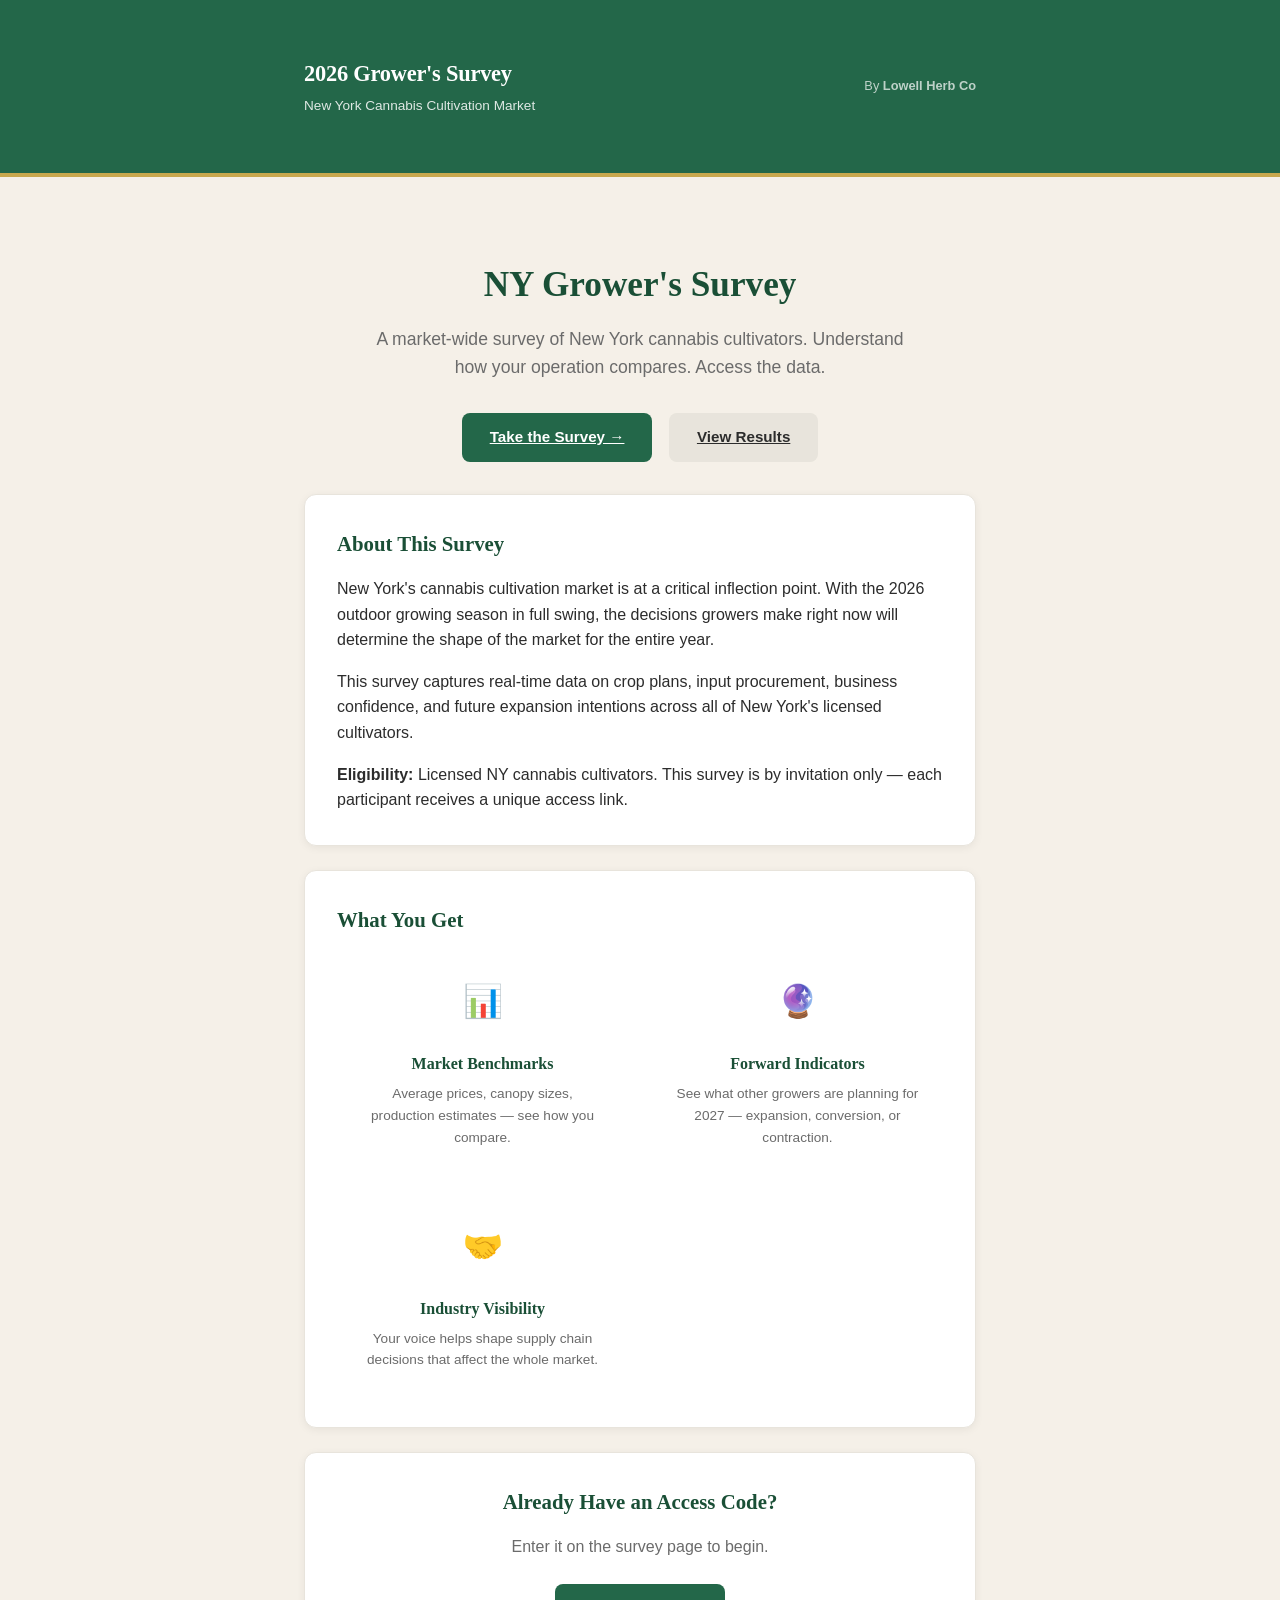
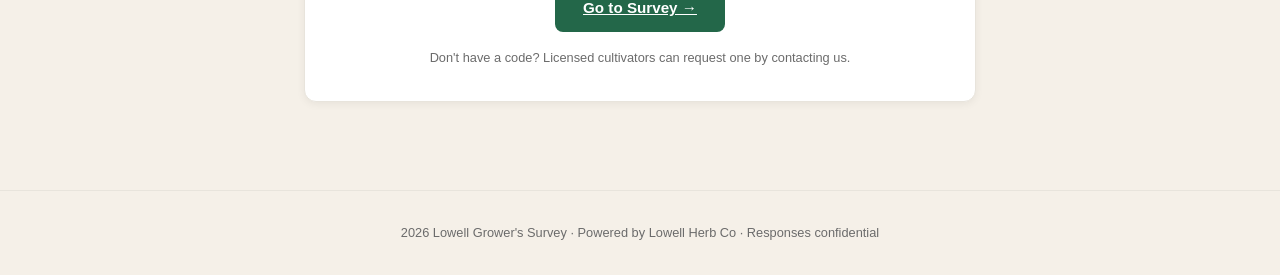
<file: index.html>
<!DOCTYPE html>
<html lang="en">
<head>
  <meta charset="UTF-8" />
  <meta name="viewport" content="width=device-width, initial-scale=1.0" />
  <title>2026 Lowell Grower's Survey — NY Cultivation Market</title>
  <link rel="stylesheet" href="assets/style.css" />
</head>
<body>

<header>
  <div class="container">
    <div>
      <h1>2026 Grower's Survey</h1>
      <div class="subtitle">New York Cannabis Cultivation Market</div>
    </div>
    <div style="font-size:0.8rem; opacity:0.7;">By <strong>Lowell Herb Co</strong></div>
  </div>
</header>

<main class="container">
  <div class="hero">
    <h1>NY Grower's Survey</h1>
    <p>A market-wide survey of New York cannabis cultivators. 
       Understand how your operation compares. Access the data.</p>
    <div style="margin-top:2rem;">
      <a href="survey.html" class="btn btn-primary">Take the Survey →</a>
      <a href="results.html" class="btn btn-secondary" style="margin-left:0.75rem;">View Results</a>
    </div>
  </div>

  <div class="card">
    <h2>About This Survey</h2>
    <p style="margin-bottom:1rem;">
      New York's cannabis cultivation market is at a critical inflection point. 
      With the 2026 outdoor growing season in full swing, the decisions growers 
      make right now will determine the shape of the market for the entire year.
    </p>
    <p style="margin-bottom:1rem;">
      This survey captures real-time data on crop plans, input procurement, 
      business confidence, and future expansion intentions across all of 
      New York's licensed cultivators.
    </p>
    <p>
      <strong>Eligibility:</strong> Licensed NY cannabis cultivators. This survey is by invitation only — each participant receives a unique access link.
    </p>
  </div>

  <div class="card">
    <h2>What You Get</h2>
    <div class="features" style="margin:0;">
      <div class="feature">
        <div class="icon">📊</div>
        <h3>Market Benchmarks</h3>
        <p>Average prices, canopy sizes, production estimates — see how you compare.</p>
      </div>
      <div class="feature">
        <div class="icon">🔮</div>
        <h3>Forward Indicators</h3>
        <p>See what other growers are planning for 2027 — expansion, conversion, or contraction.</p>
      </div>
      <div class="feature">
        <div class="icon">🤝</div>
        <h3>Industry Visibility</h3>
        <p>Your voice helps shape supply chain decisions that affect the whole market.</p>
      </div>
    </div>
  </div>

  <div class="card" style="text-align:center;">
    <h2>Already Have an Access Code?</h2>
    <p style="margin-bottom:1.5rem; color:var(--gray);">
      Enter it on the survey page to begin.
    </p>
    <a href="survey.html" class="btn btn-primary">Go to Survey →</a>
    <p style="margin-top:1rem; font-size:0.8rem; color:var(--gray);">
      Don't have a code? Licensed cultivators can request one by contacting us.
    </p>
  </div>
</main>

<footer>
  <p>2026 Lowell Grower's Survey · Powered by Lowell Herb Co · Responses confidential</p>
</footer>

</body>
</html>
</file>
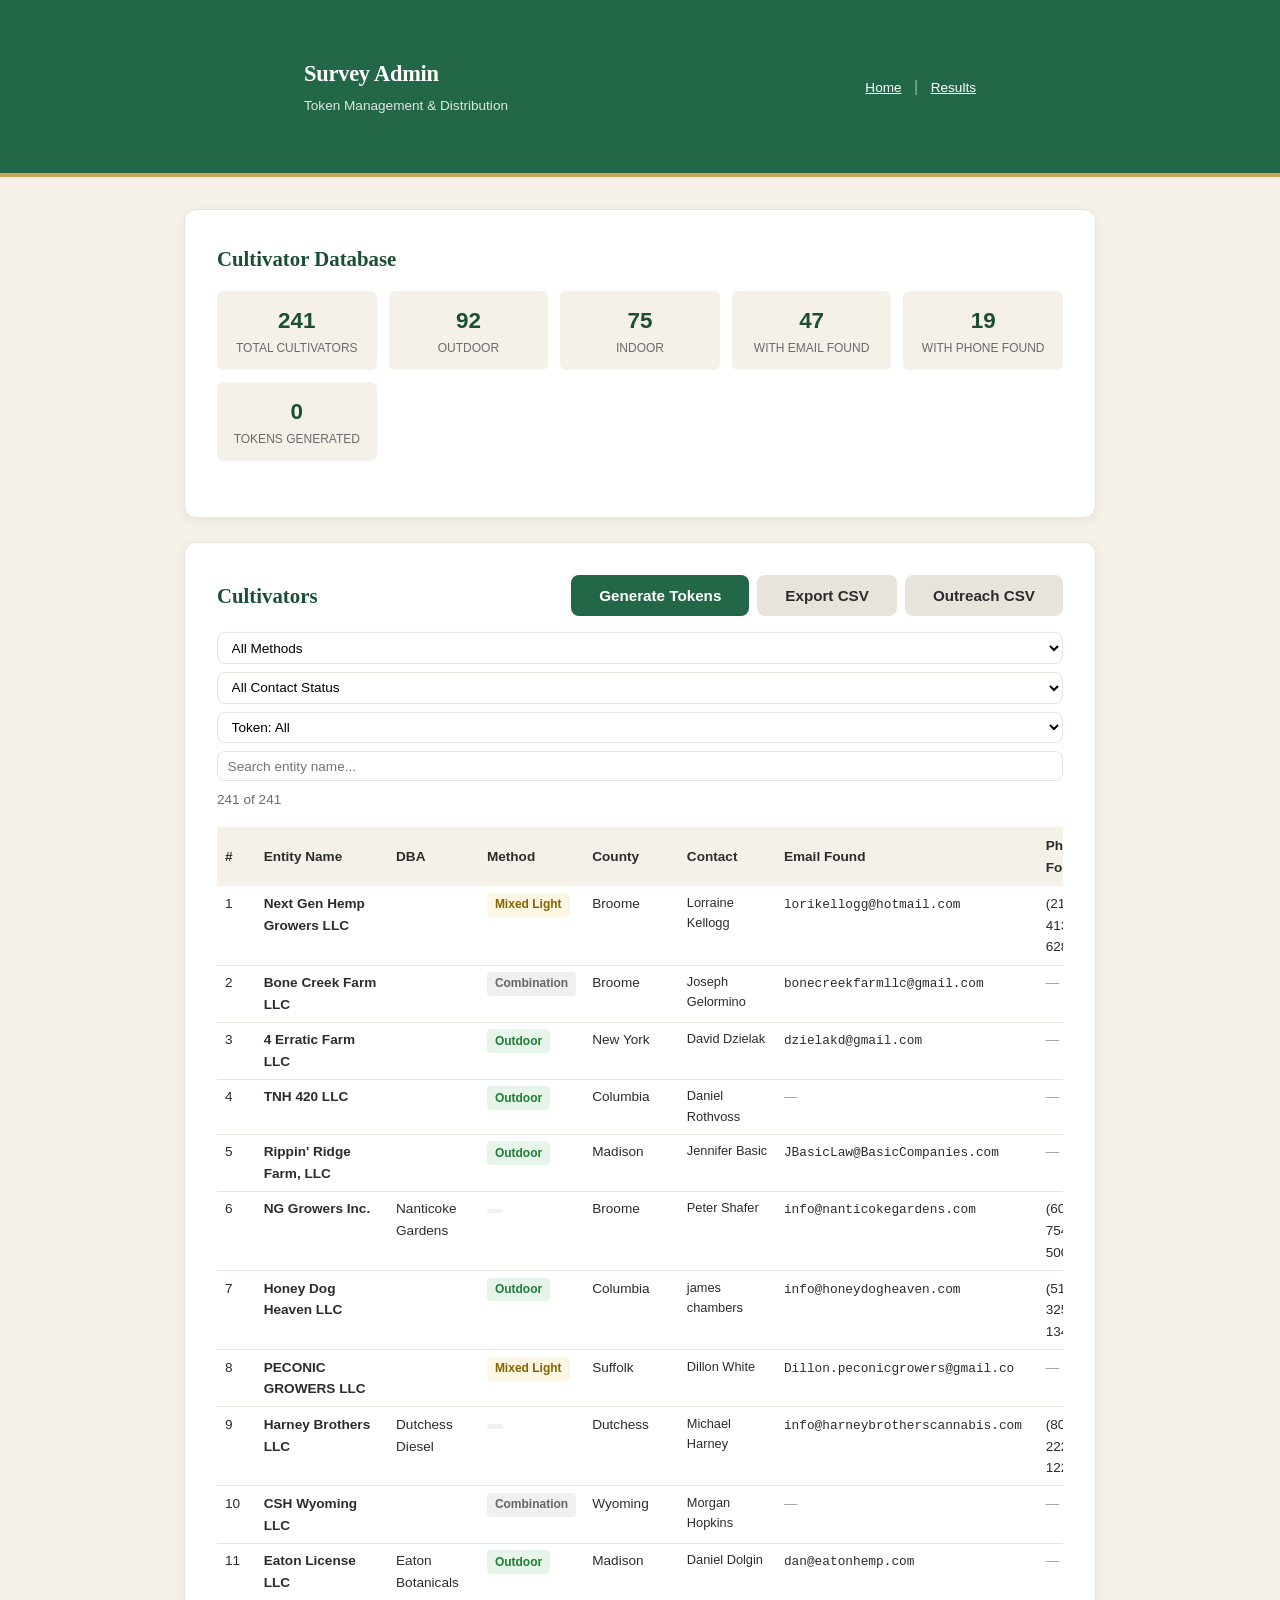
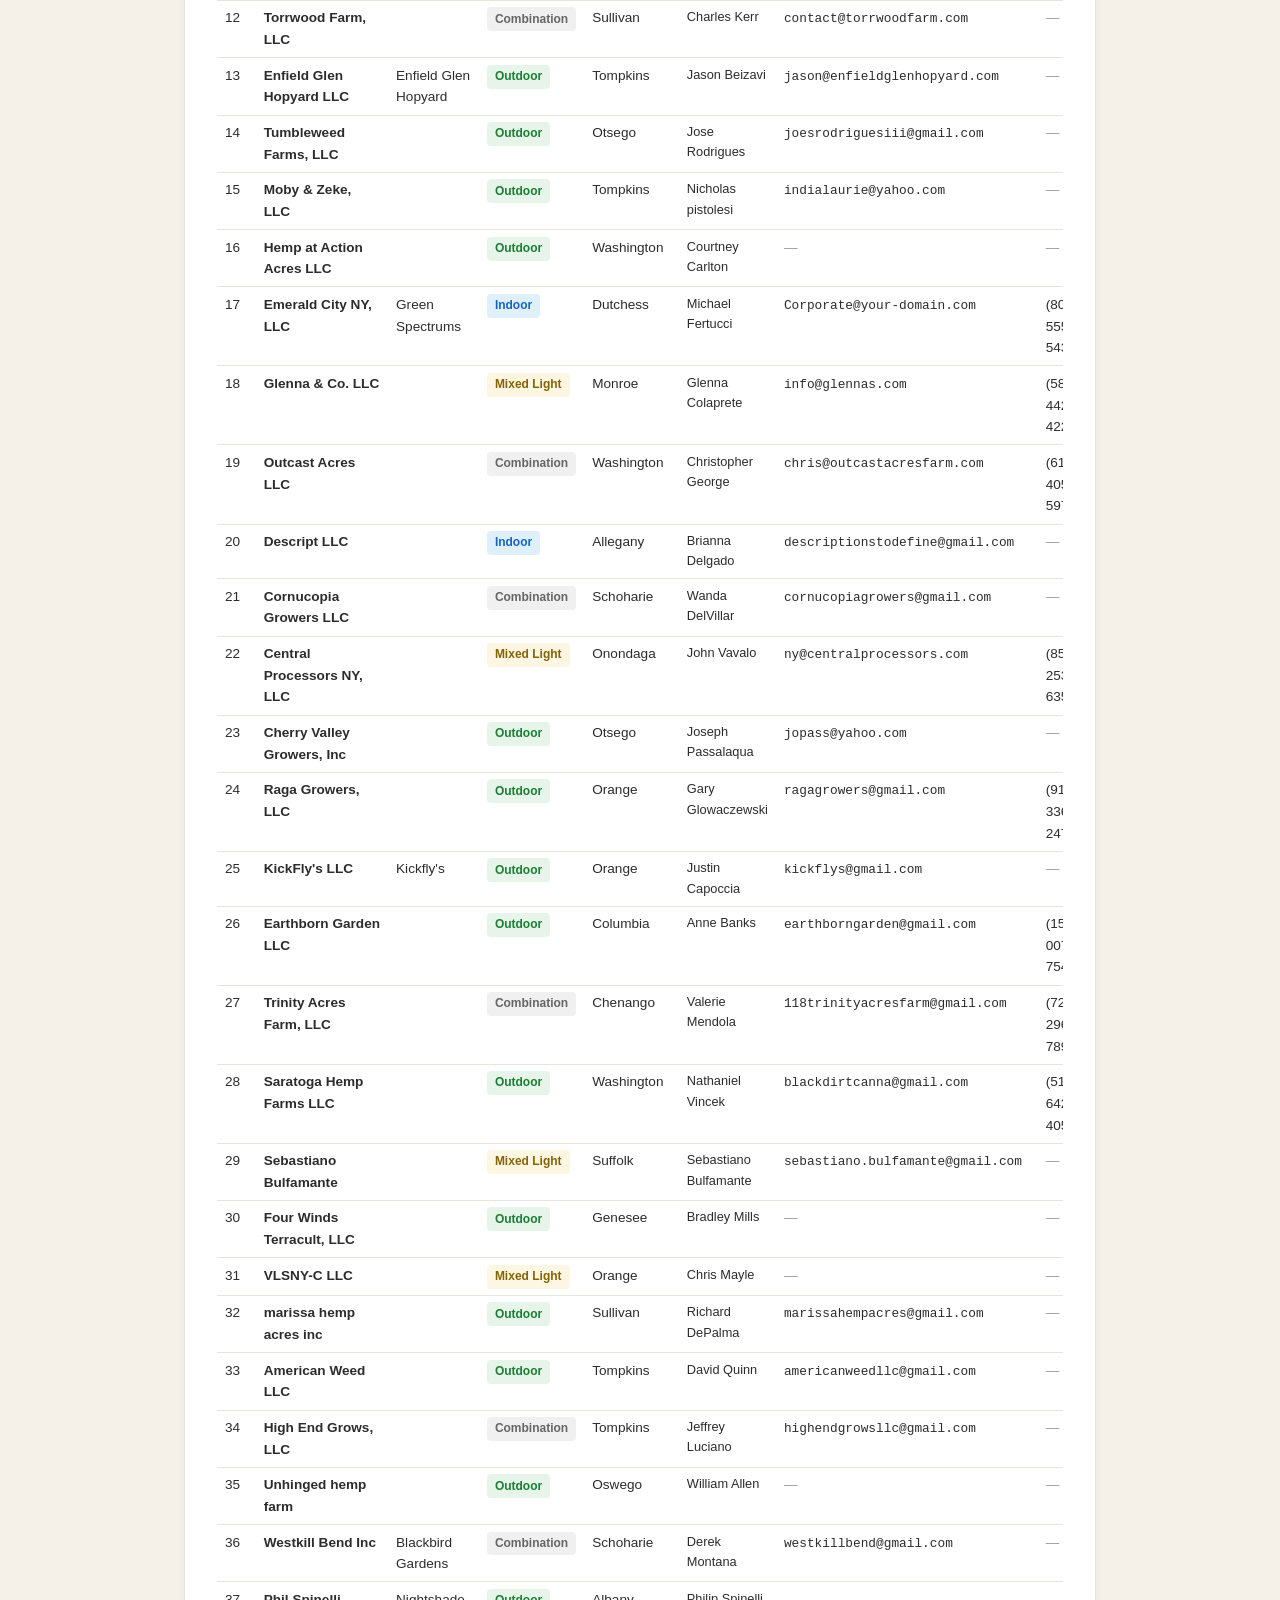
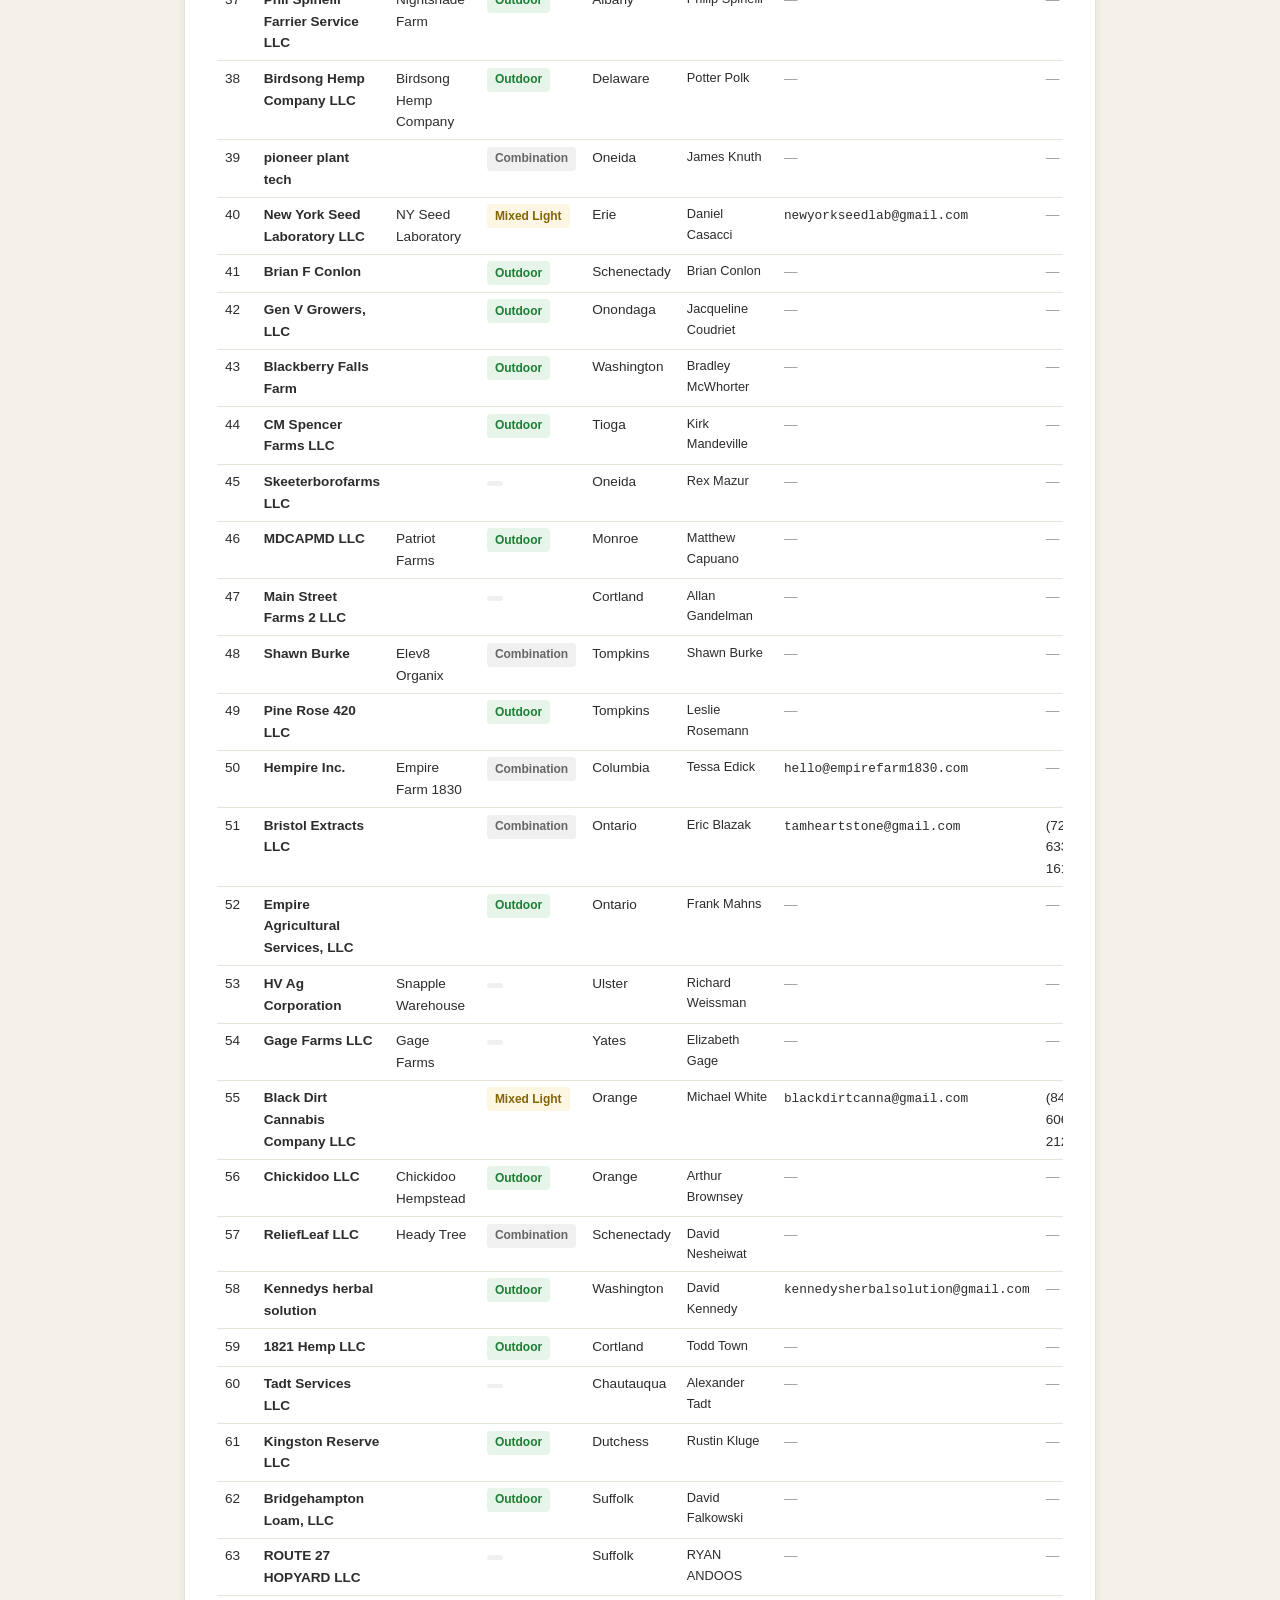
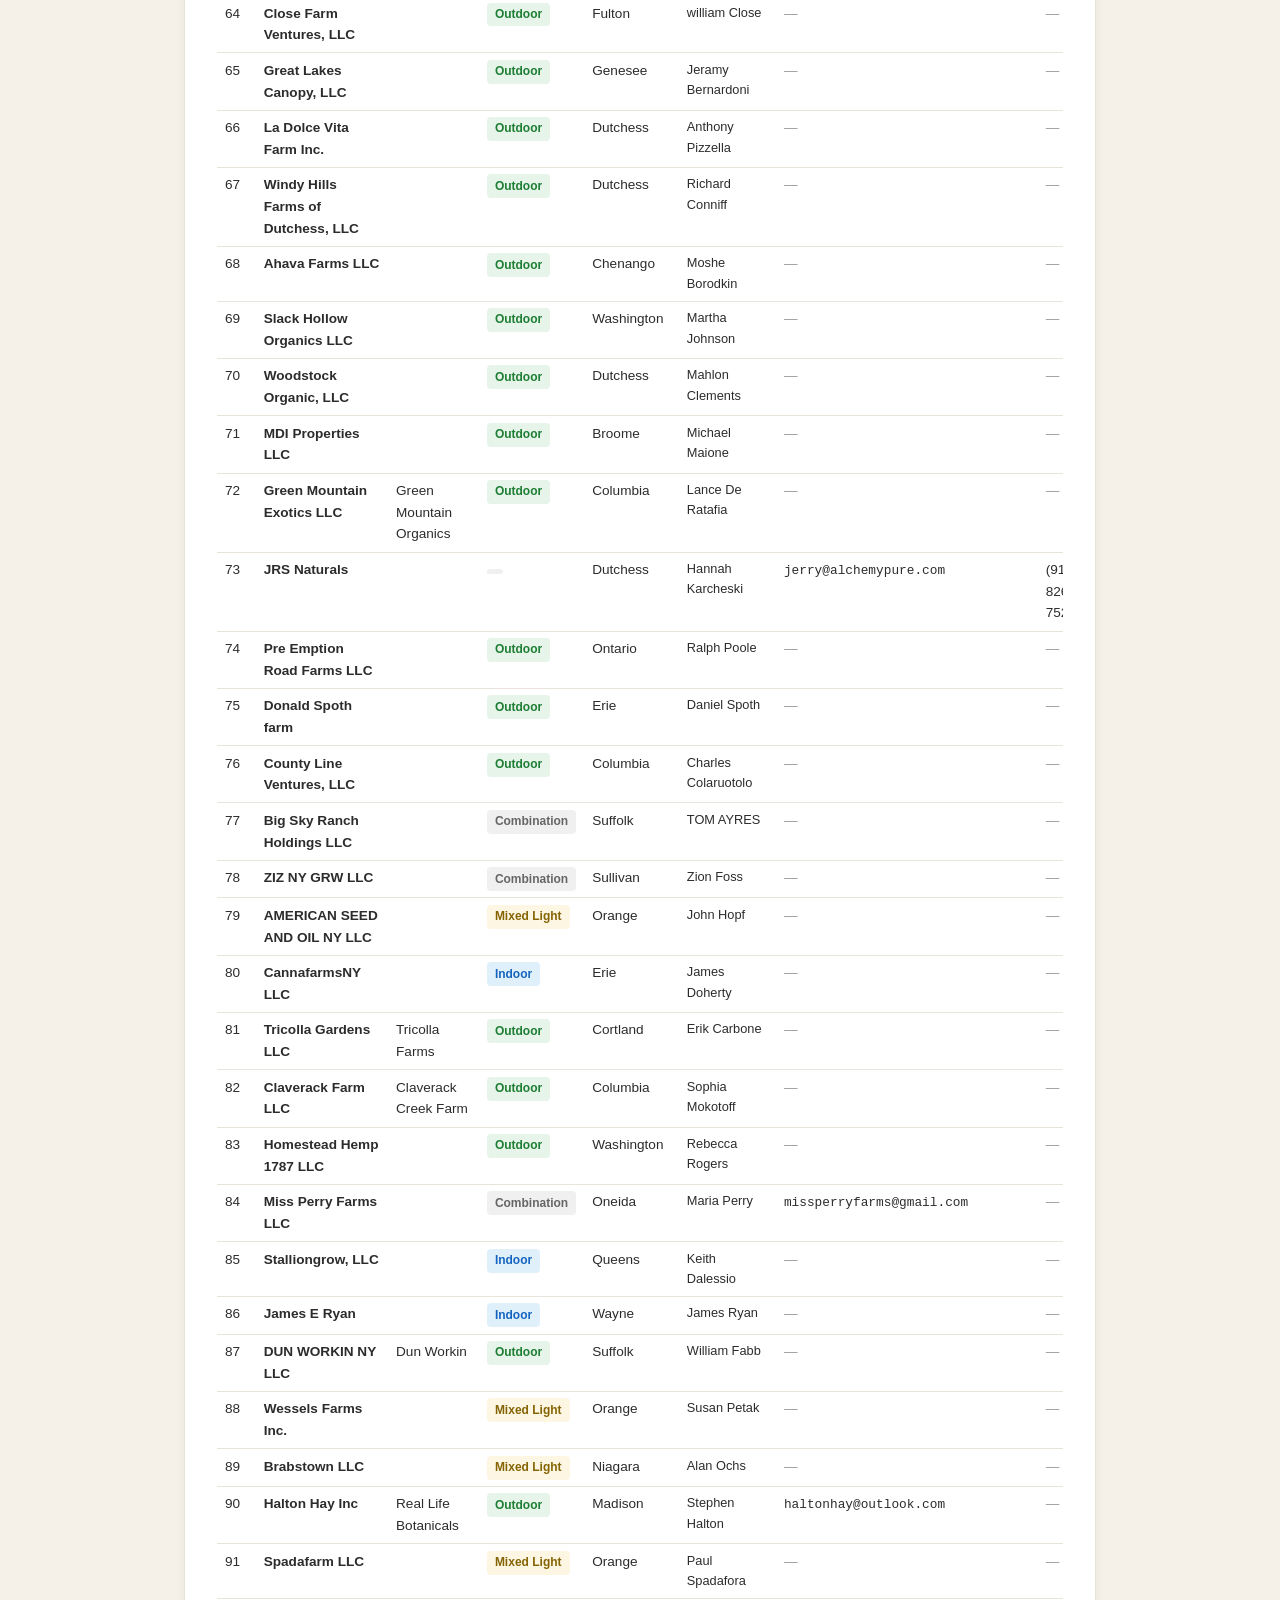
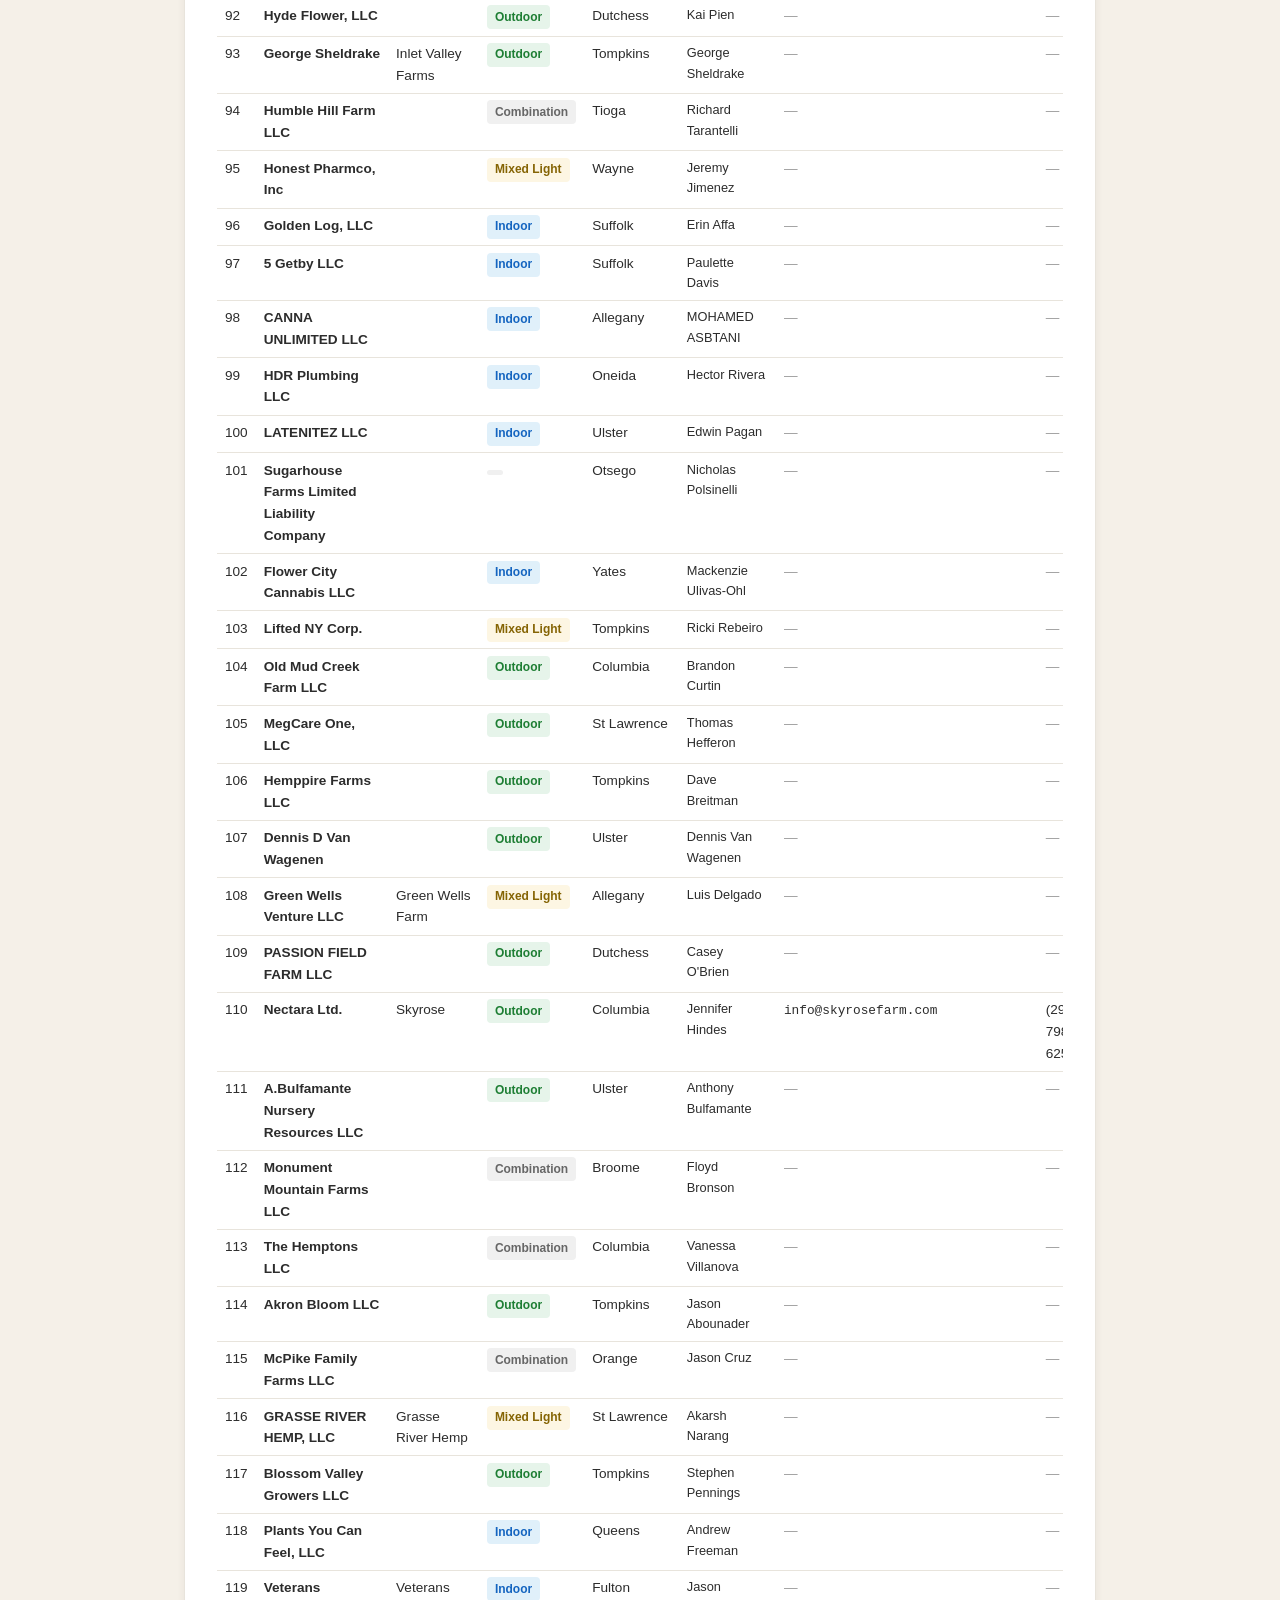
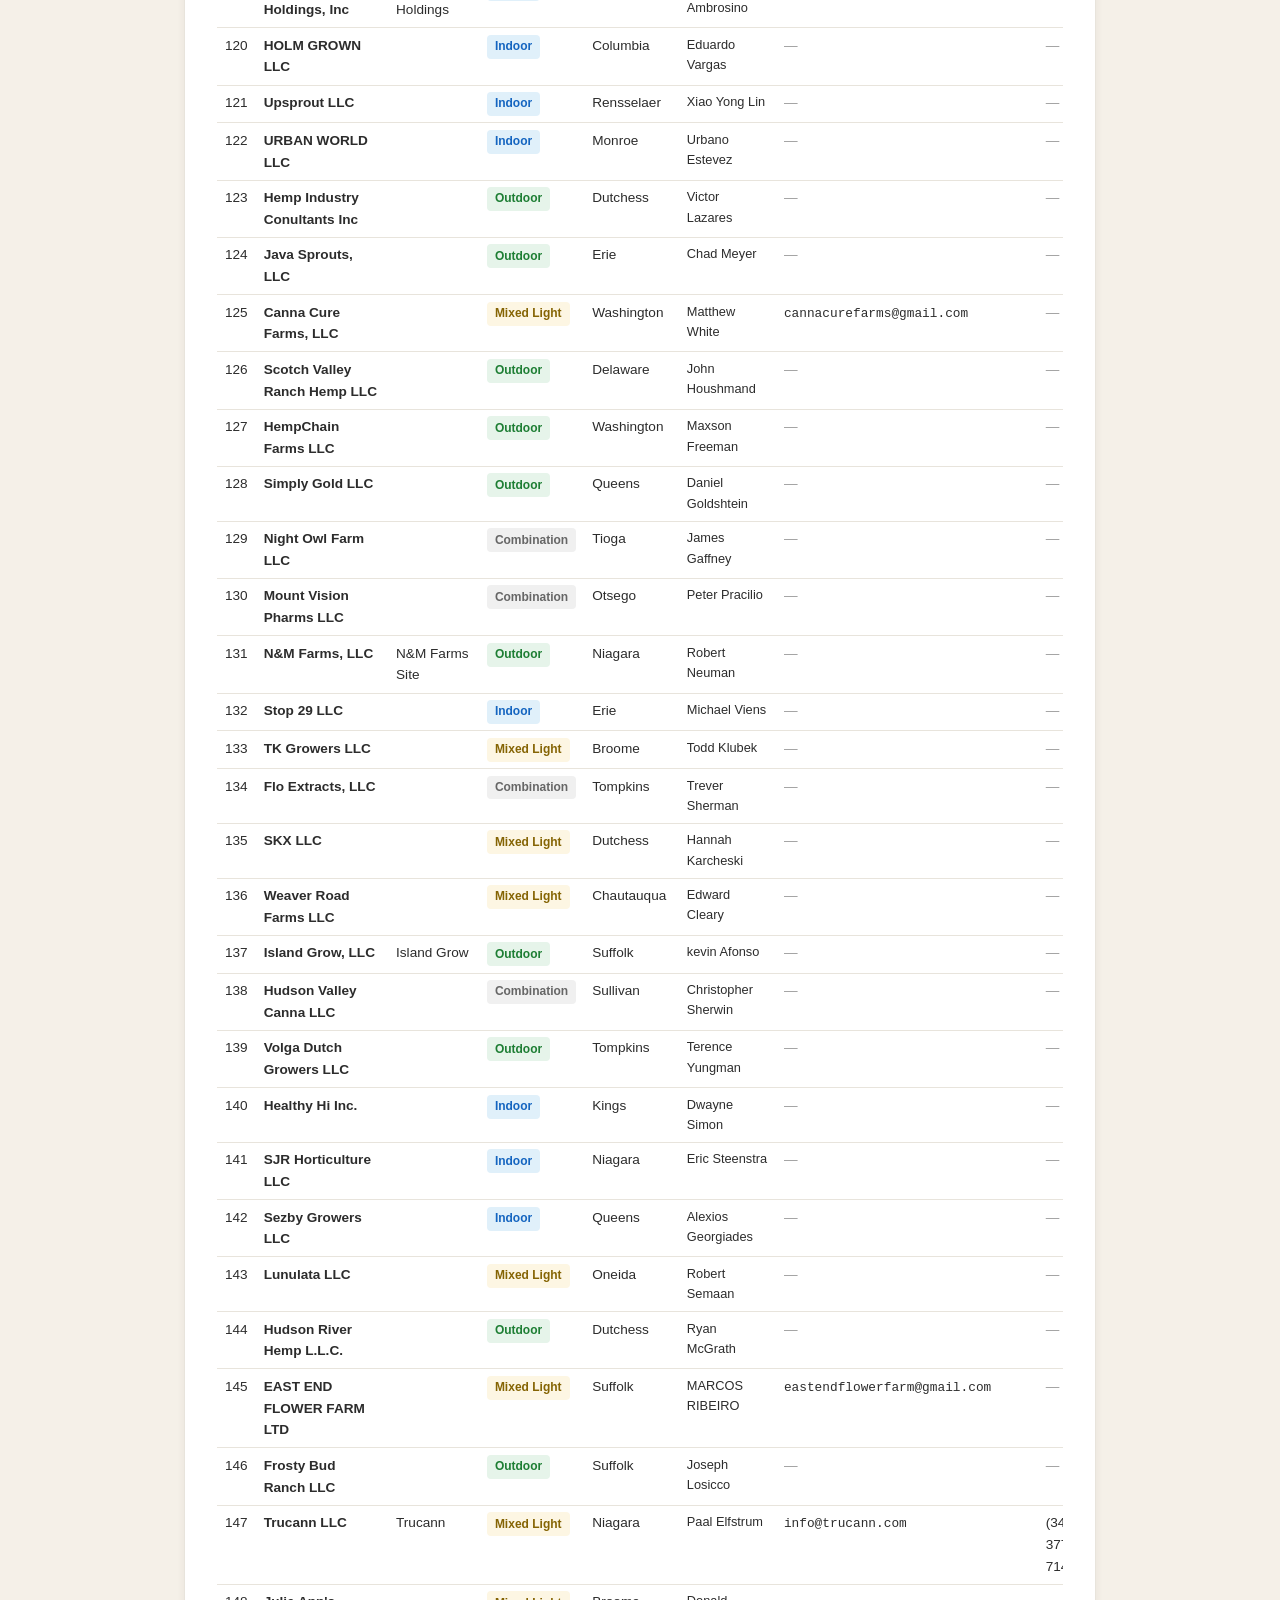
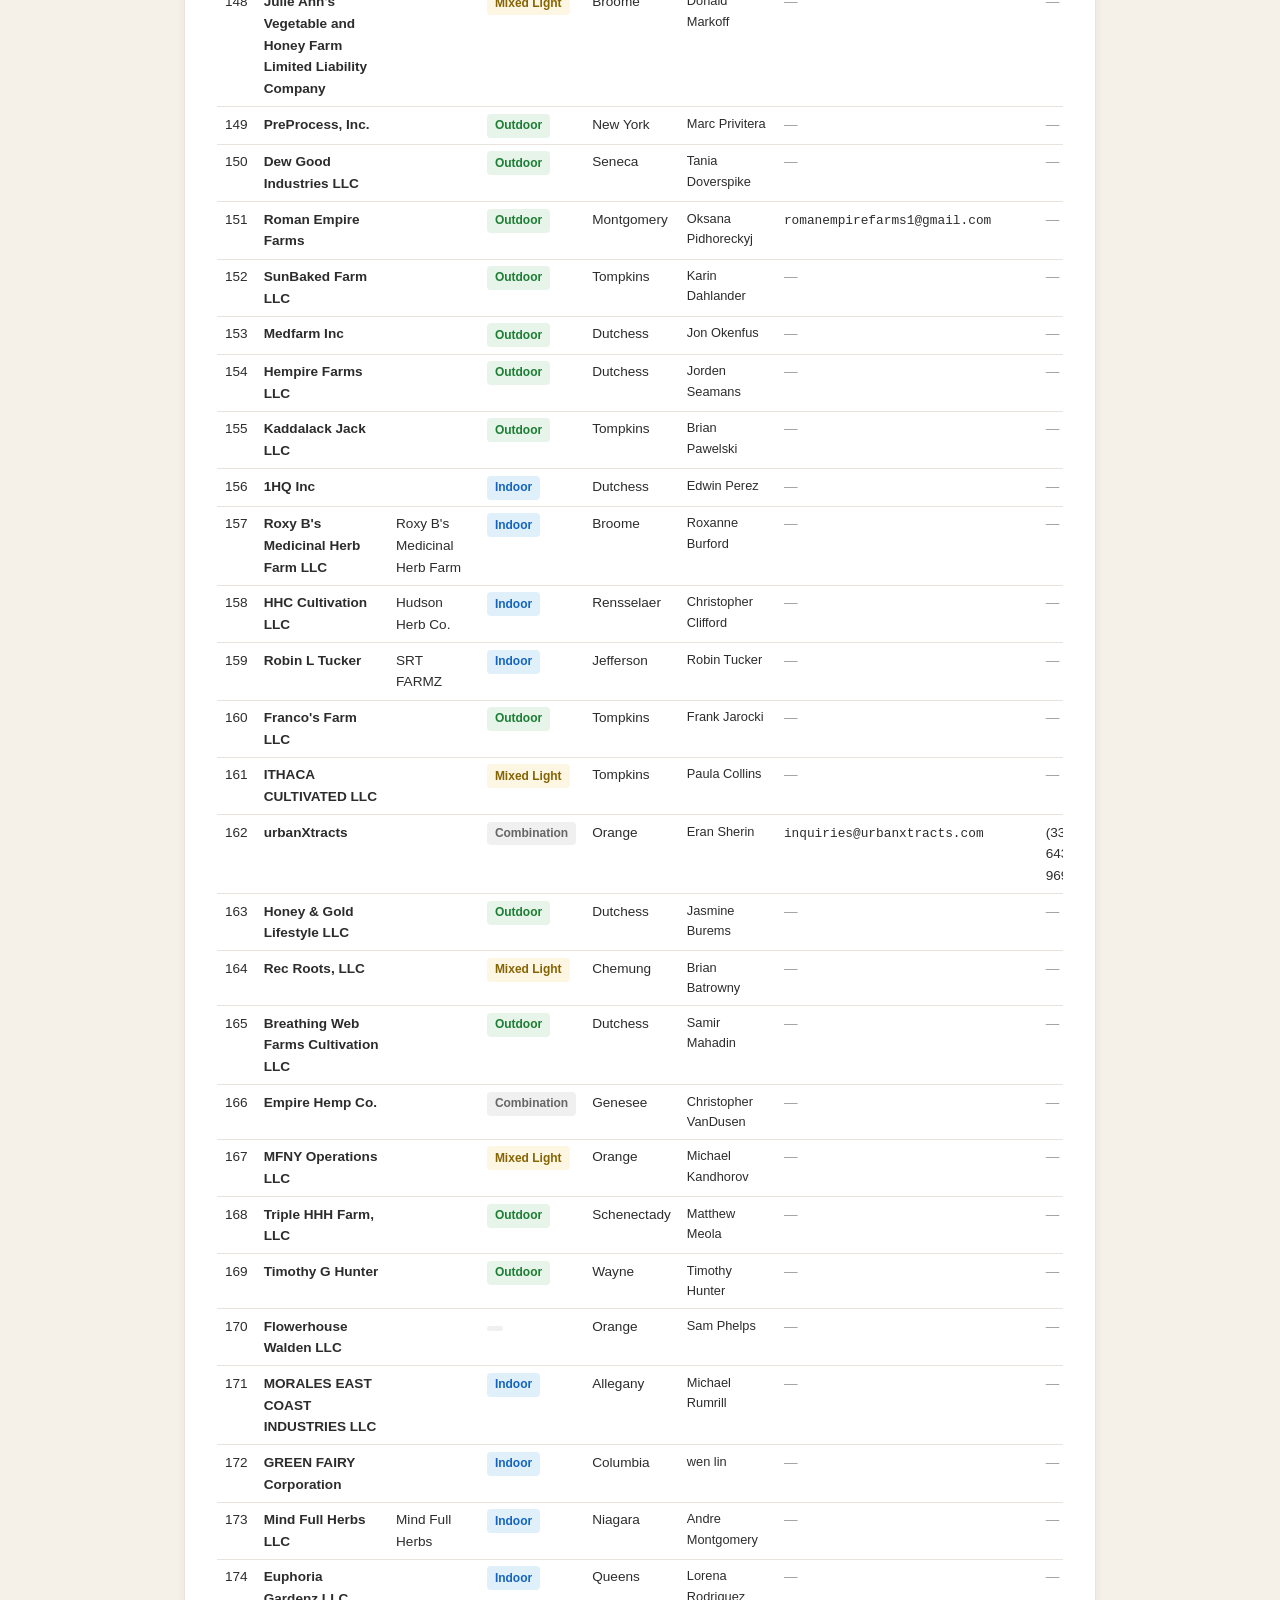
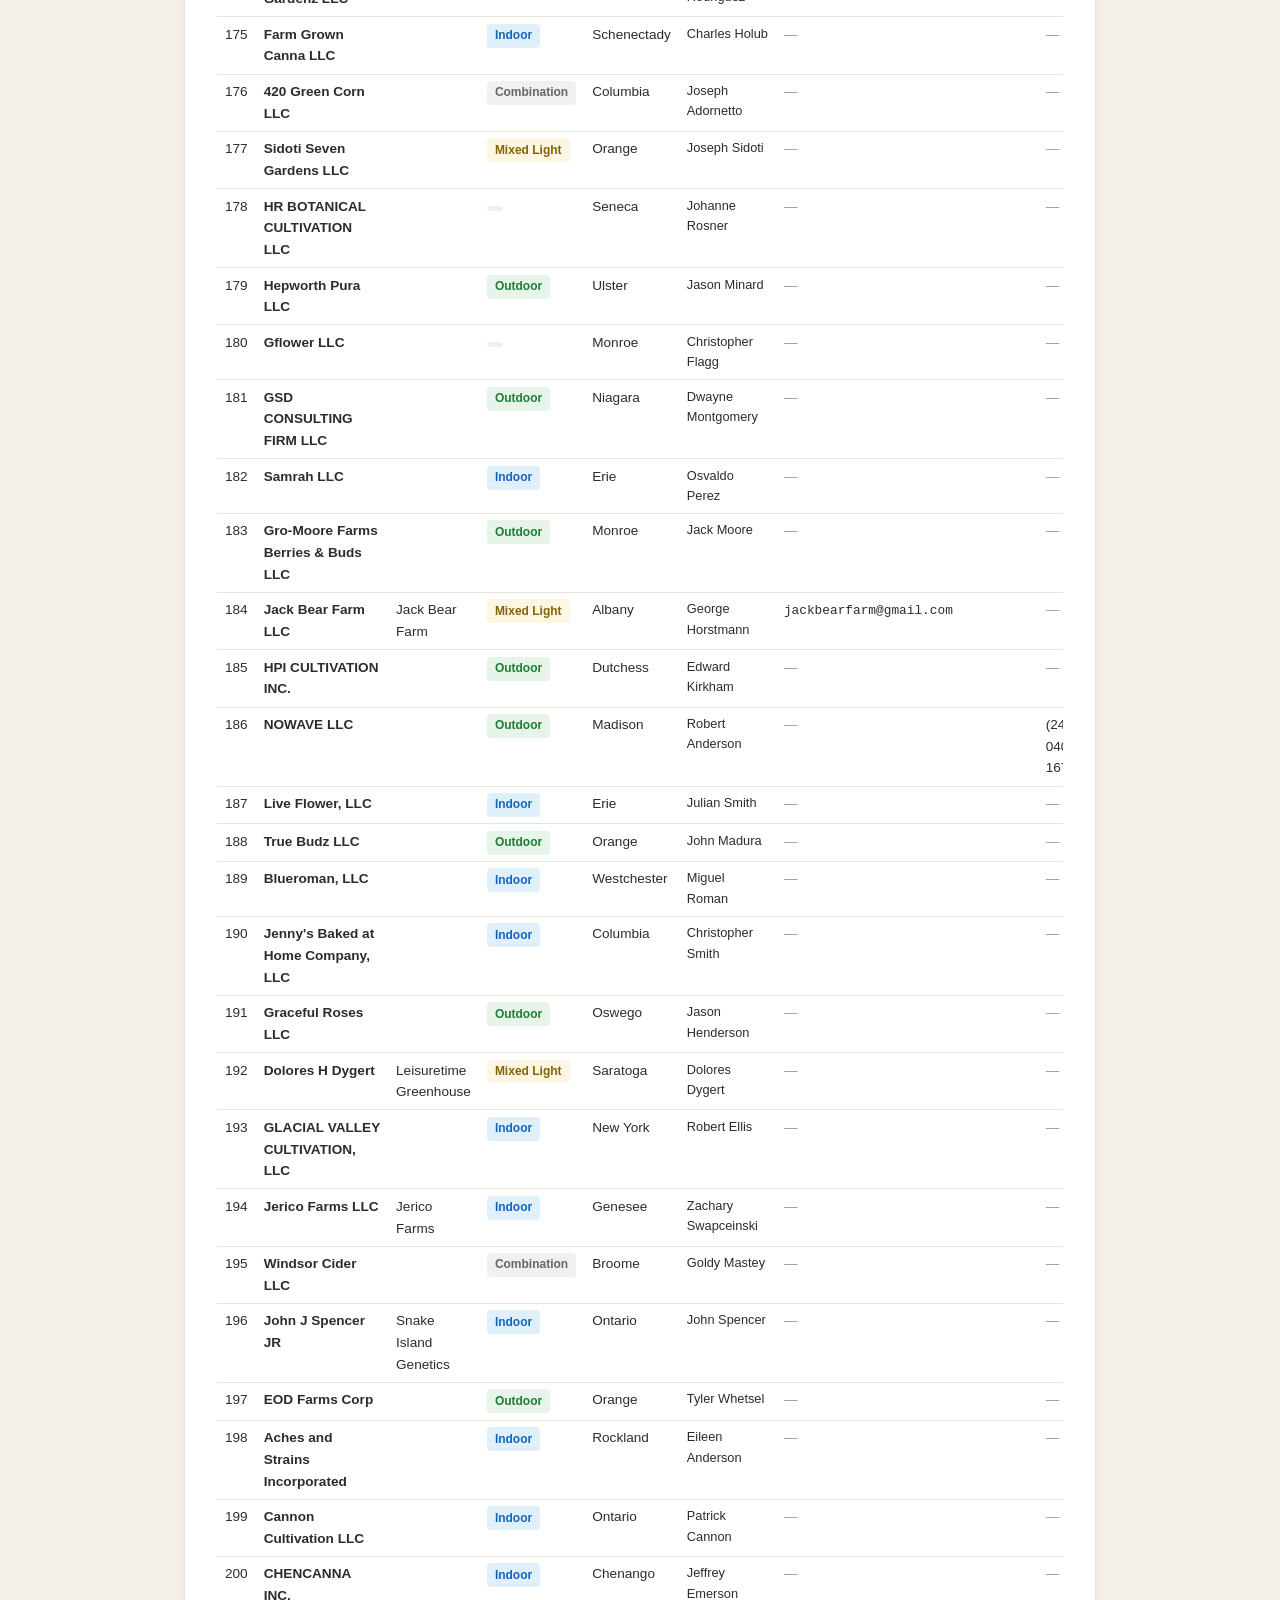
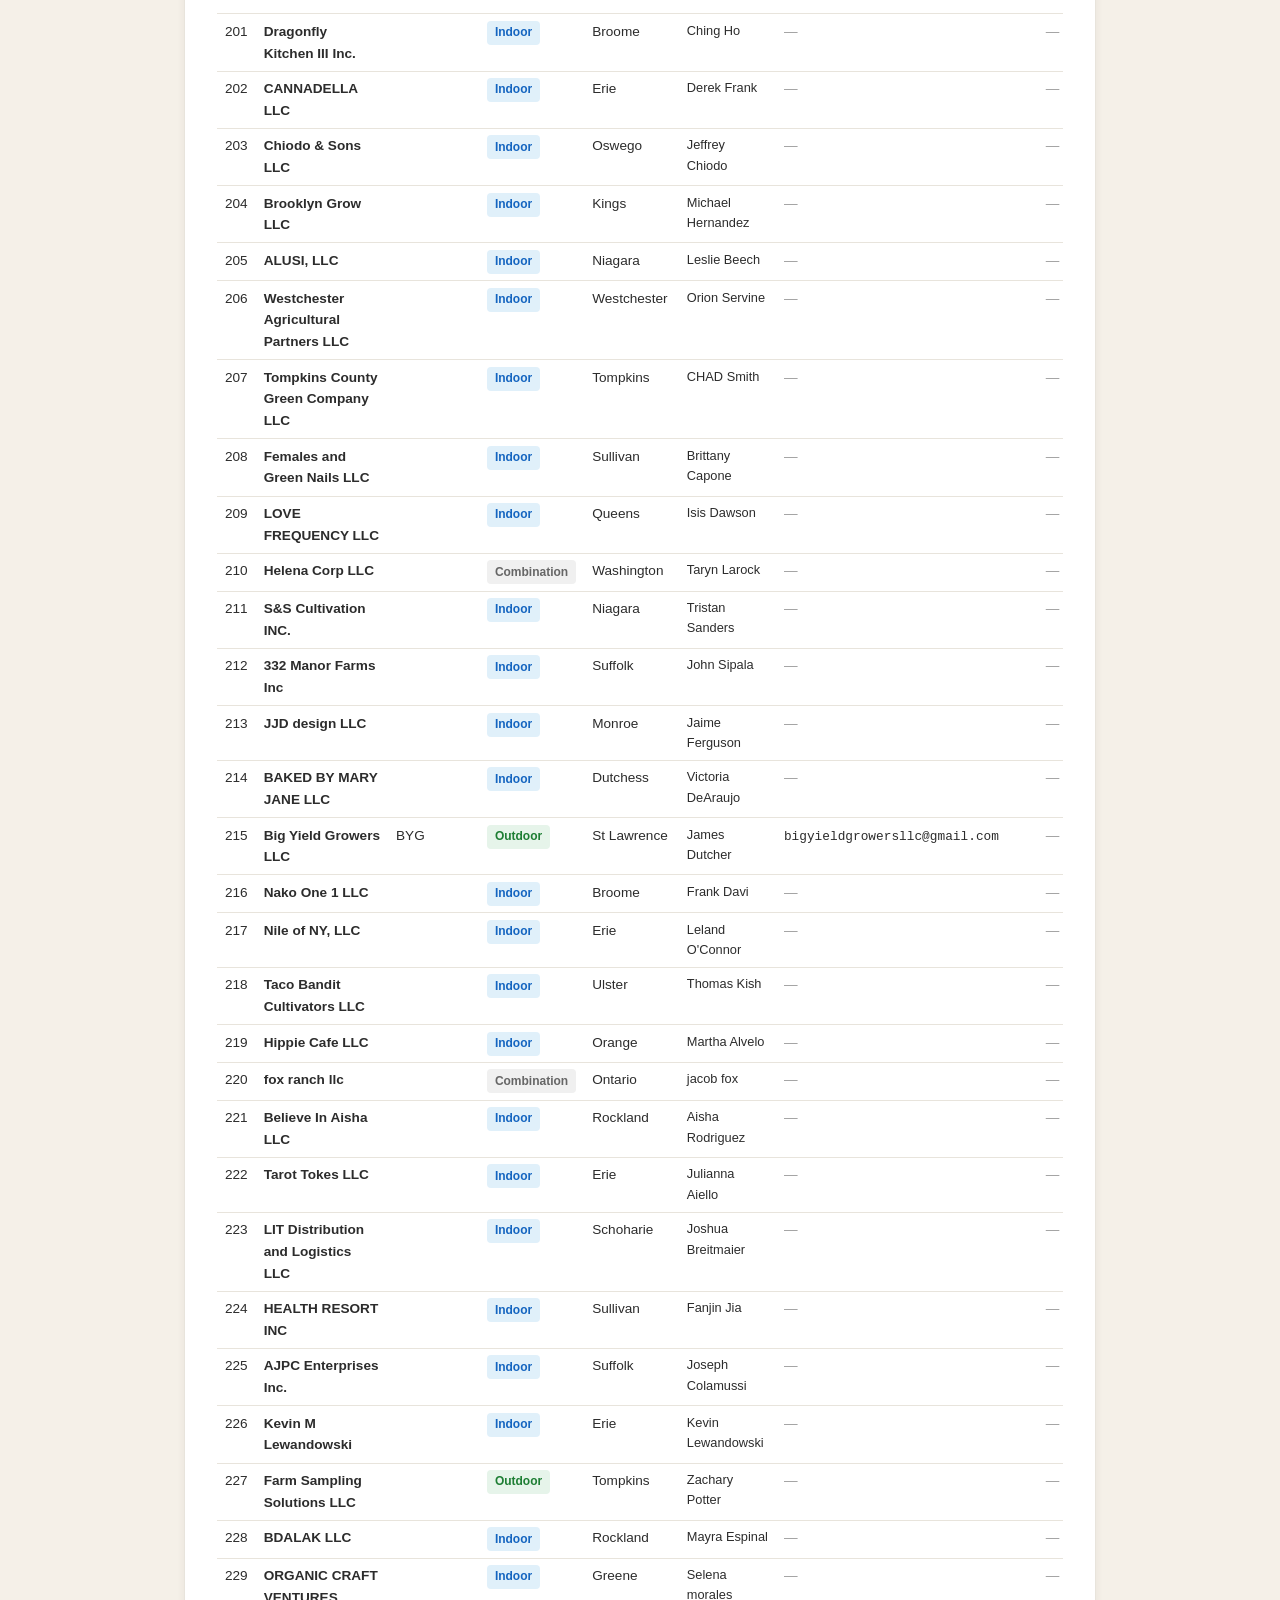
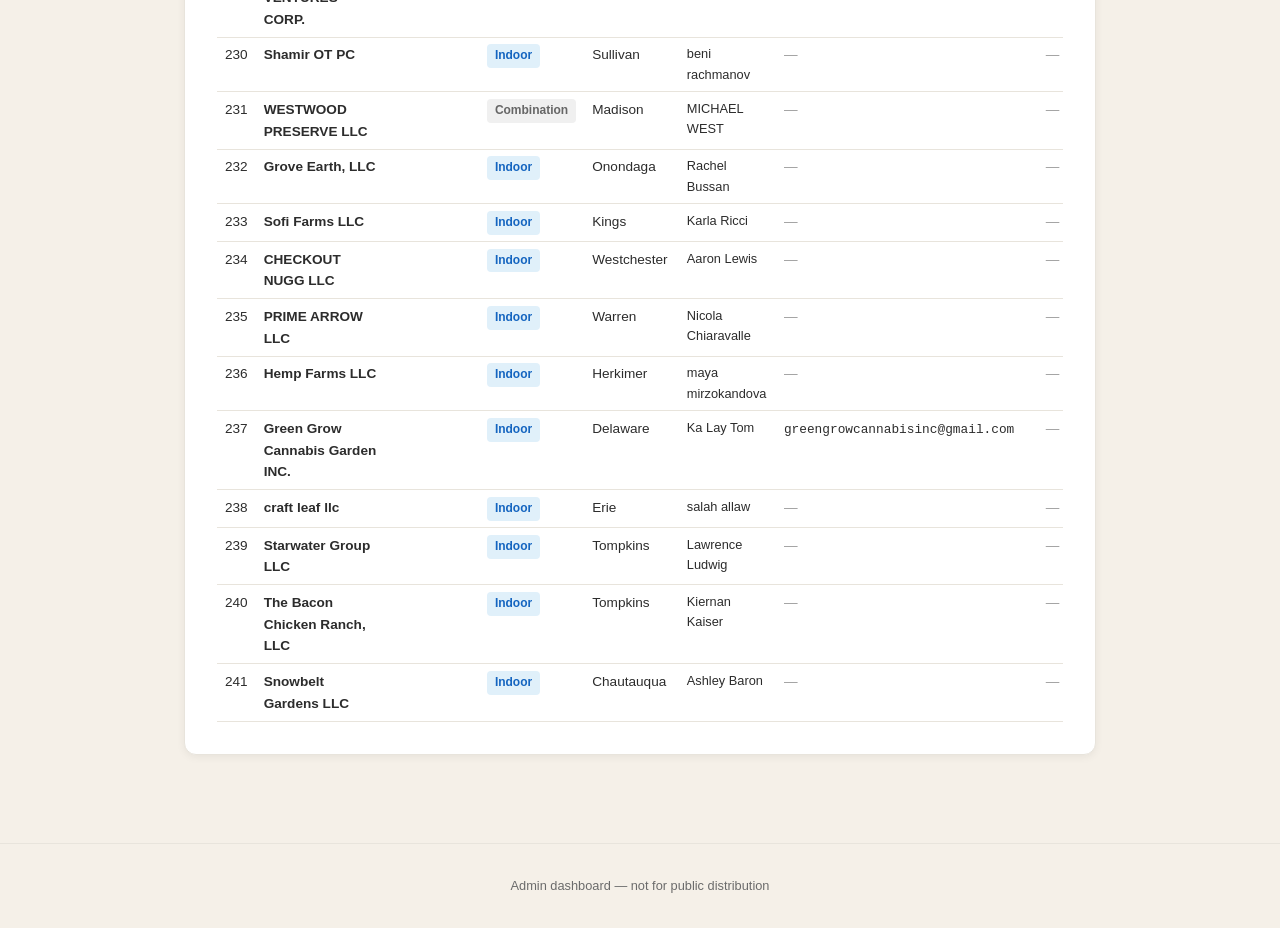
<file: admin.html>
<!DOCTYPE html>
<html lang="en">
<head>
  <meta charset="UTF-8" />
  <meta name="viewport" content="width=device-width, initial-scale=1.0" />
  <title>Admin — Lowell Grower's Survey</title>
  <link rel="stylesheet" href="assets/style.css" />
  <style>
    .admin-table { width: 100%; border-collapse: collapse; font-size: 0.85rem; }
    .admin-table th { text-align: left; padding: 0.5rem; background: var(--cream); font-weight: 600; position: sticky; top: 0; }
    .admin-table td { padding: 0.4rem 0.5rem; border-bottom: 1px solid var(--gray-light); vertical-align: top; }
    .admin-table tr:hover { background: #faf8f4; }
    .badge { display: inline-block; padding: 0.15rem 0.5rem; border-radius: 4px; font-size: 0.75rem; font-weight: 600; }
    .badge-green { background: #e6f4ea; color: #1e7e34; }
    .badge-gray { background: #f0f0f0; color: #666; }
    .badge-gold { background: #fdf6e3; color: #856404; }
    .badge-blue { background: #e0f0fa; color: #1565c0; }
    .mono { font-family: 'SF Mono', 'Menlo', monospace; font-size: 0.8rem; }
    .copy-btn { font-size: 0.75rem; padding: 0.15rem 0.5rem; cursor: pointer; }
    .token-cell { max-width: 200px; overflow: hidden; text-overflow: ellipsis; }
    .filters { display: flex; gap: 0.5rem; flex-wrap: wrap; margin-bottom: 1rem; }
    .filters select, .filters input { padding: 0.4rem 0.6rem; font-size: 0.85rem; }
    .stats-grid { display: grid; grid-template-columns: repeat(auto-fit, minmax(150px, 1fr)); gap: 0.75rem; margin-bottom: 1.5rem; }
    .stat-mini { background: var(--cream); border-radius: 6px; padding: 0.75rem; text-align: center; }
    .stat-mini .num { font-size: 1.4rem; font-weight: 700; color: var(--green-dark); }
    .stat-mini .lbl { font-size: 0.75rem; color: var(--gray); text-transform: uppercase; }
  </style>
</head>
<body>

<header>
  <div class="container">
    <div>
      <h1>Survey Admin</h1>
      <div class="subtitle">Token Management & Distribution</div>
    </div>
    <nav>
      <a href="index.html" style="color:var(--white); font-size:0.85rem; text-decoration:underline;">Home</a>
      <span style="color:rgba(255,255,255,0.5); margin:0 0.5rem;">|</span>
      <a href="results.html" style="color:var(--white); font-size:0.85rem; text-decoration:underline;">Results</a>
    </nav>
  </div>
</header>

<main class="container container-wide">

  <!-- Data Loading / Status -->
  <div class="card" id="data-panel">
    <h2>Cultivator Database</h2>
    <div class="stats-grid" id="stats-grid">
      <div class="stat-mini"><div class="num" id="stat-total">—</div><div class="lbl">Total Cultivators</div></div>
      <div class="stat-mini"><div class="num" id="stat-outdoor">—</div><div class="lbl">Outdoor</div></div>
      <div class="stat-mini"><div class="num" id="stat-indoor">—</div><div class="lbl">Indoor</div></div>
      <div class="stat-mini"><div class="num" id="stat-with-email">—</div><div class="lbl">With Email Found</div></div>
      <div class="stat-mini"><div class="num" id="stat-with-phone">—</div><div class="lbl">With Phone Found</div></div>
      <div class="stat-mini"><div class="num" id="stat-tokens">—</div><div class="lbl">Tokens Generated</div></div>
    </div>
  </div>

  <div class="card">
    <div style="display:flex; justify-content:space-between; align-items:center; flex-wrap:wrap; gap:0.5rem; margin-bottom:1rem;">
      <h2 style="margin:0;">Cultivators</h2>
      <div style="display:flex; gap:0.5rem; flex-wrap:wrap;">
        <button class="btn btn-primary" onclick="generateAllTokens()" id="gen-btn">Generate Tokens</button>
        <button class="btn btn-secondary" onclick="exportCSV()">Export CSV</button>
        <button class="btn btn-secondary" onclick="exportOutreachCSV()">Outreach CSV</button>
      </div>
    </div>

    <div class="filters">
      <select id="filter-method" onchange="applyFilters()">
        <option value="all">All Methods</option>
        <option value="outdoor">Outdoor</option>
        <option value="indoor">Indoor</option>
        <option value="mixed_light">Mixed Light</option>
        <option value="combination">Combination</option>
      </select>
      <select id="filter-contact" onchange="applyFilters()">
        <option value="all">All Contact Status</option>
        <option value="has_email">Has Email</option>
        <option value="has_phone">Has Phone</option>
        <option value="no_email">No Email</option>
      </select>
      <select id="filter-token" onchange="applyFilters()">
        <option value="all">Token: All</option>
        <option value="has_token">Has Token</option>
        <option value="no_token">No Token</option>
      </select>
      <input type="text" id="filter-search" placeholder="Search entity name..." oninput="applyFilters()" />
      <span id="filter-count" style="font-size:0.85rem; color:var(--gray); align-self:center;"></span>
    </div>

    <div style="overflow-x:auto;">
      <table class="admin-table" id="cultivator-table">
        <thead>
          <tr>
            <th style="width:30px;">#</th>
            <th>Entity Name</th>
            <th>DBA</th>
            <th>Method</th>
            <th>County</th>
            <th>Contact</th>
            <th>Email Found</th>
            <th>Phone Found</th>
            <th>Token</th>
          </tr>
        </thead>
        <tbody id="table-body"></tbody>
      </table>
    </div>
  </div>
</main>

<footer>
  <p>Admin dashboard — not for public distribution</p>
</footer>

<script>
const STORAGE_KEY = 'lowell_survey_admin_data';

// ── Data ──
let cultivators = [];
let tokens = {};

// ── Token Generation ──
function generateToken(licenseNumber) {
  const chars = 'ABCDEFGHJKLMNPQRSTUVWXYZ23456789';
  const parts = [];
  for (let p = 0; p < 3; p++) {
    let part = '';
    for (let i = 0; i < 4; i++) {
      part += chars[Math.floor(Math.random() * chars.length)];
    }
    parts.push(part);
  }
  return `LOW-${parts.join('-')}`;
}

// ── Generate Tokens for All ──
async function generateAllTokens() {
  const btn = document.getElementById('gen-btn');
  btn.disabled = true;
  btn.textContent = 'Generating...';

  // Load stored token data
  let stored = {};
  try {
    const s = localStorage.getItem('lowell_survey_tokens');
    if (s) stored = JSON.parse(s);
  } catch(e) {}

  let count = 0;
  for (const c of cultivators) {
    const key = c.license_number;
    if (!stored[key]) {
      stored[key] = {
        token: generateToken(key),
        license: key,
        entity: c.entity_name,
        created: new Date().toISOString(),
        used: false,
        email: c.found_emails?.[0] || '',
        phone: c.found_phones?.[0] || '',
      };
      count++;
    }
  }

  localStorage.setItem('lowell_survey_tokens', JSON.stringify(stored));
  tokens = stored;

  btn.disabled = false;
  btn.textContent = 'Generate Tokens';
  
  // Update UI
  document.getElementById('stat-tokens').textContent = Object.keys(tokens).length;
  renderTable();
  showNotification(`Generated ${count} new token${count !== 1 ? 's' : ''}!`);
}

// ── Import cultivator data ──
async function loadData() {
  // Load from embedded JSON or GitHub
  // For now, load from the local data file
  try {
    const resp = await fetch('data/cultivators.json');
    const data = await resp.json();
    cultivators = data;
  } catch(e) {
    console.warn('Could not load cultivators.json, using sample', e);
    cultivators = getSampleData();
  }

  // Load stored tokens
  try {
    const s = localStorage.getItem('lowell_survey_tokens');
    if (s) tokens = JSON.parse(s);
  } catch(e) {}

  updateStats();
  renderTable();
}

function getSampleData() {
  return [
    { entity_name: 'Sample Grow LLC', dba: 'Sample Farm', county: 'Columbia', tier_type: 'CULT_OUTDOOR_T4', cultivation_methods: ['Outdoor', 'Mixed Light'], found_emails: ['sample@email.com'], found_phones: ['(518) 555-0100'], license_number: 'OCM-CULT-24-000001', contact_name: 'John Sample', website: 'samplegrow.com', operational_status: 'Active' },
  ];
}

function updateStats() {
  const total = cultivators.length;
  const outdoor = cultivators.filter(c => c.cultivation_methods?.includes('Outdoor') || c.cultivation_methods?.includes('outdoor')).length;
  const indoor = cultivators.filter(c => c.cultivation_methods?.includes('Indoor') || c.cultivation_methods?.includes('indoor')).length;
  const withEmail = cultivators.filter(c => c.found_emails?.length > 0).length;
  const withPhone = cultivators.filter(c => c.found_phones?.length > 0).length;
  const tokenCount = Object.keys(tokens).length;

  document.getElementById('stat-total').textContent = total;
  document.getElementById('stat-outdoor').textContent = outdoor;
  document.getElementById('stat-indoor').textContent = indoor;
  document.getElementById('stat-with-email').textContent = withEmail;
  document.getElementById('stat-with-phone').textContent = withPhone;
  document.getElementById('stat-tokens').textContent = tokenCount;
}

function applyFilters() {
  renderTable();
}

function renderTable() {
  const method = document.getElementById('filter-method').value;
  const contact = document.getElementById('filter-contact').value;
  const tokenFilter = document.getElementById('filter-token').value;
  const search = document.getElementById('filter-search').value.toLowerCase();

  let filtered = cultivators.filter(c => {
    const methods = (c.cultivation_methods || []).map(m => m.toLowerCase());
    const methodsStr = methods.join(' ');
    
    if (method !== 'all' && !methodsStr.includes(method)) return false;
    if (contact === 'has_email' && (!c.found_emails || c.found_emails.length === 0)) return false;
    if (contact === 'has_phone' && (!c.found_phones || c.found_phones.length === 0)) return false;
    if (contact === 'no_email' && c.found_emails && c.found_emails.length > 0) return false;
    
    const hasToken = !!tokens[c.license_number];
    if (tokenFilter === 'has_token' && !hasToken) return false;
    if (tokenFilter === 'no_token' && hasToken) return false;
    
    if (search && !c.entity_name.toLowerCase().includes(search) && 
        !(c.dba || '').toLowerCase().includes(search)) return false;
    
    return true;
  });

  document.getElementById('filter-count').textContent = `${filtered.length} of ${cultivators.length}`;

  const tbody = document.getElementById('table-body');
  tbody.innerHTML = filtered.map((c, i) => {
    const methods = (c.cultivation_methods || []).join(', ');
    const email = c.found_emails?.[0] || '';
    const phone = c.found_phones?.[0] || '';
    const token = tokens[c.license_number];
    const tokenStr = token ? token.token : '';
    const surveyLink = tokenStr ? `survey.html?token=${encodeURIComponent(tokenStr)}` : '';

    return `<tr>
      <td>${i + 1}</td>
      <td><strong>${escapeHtml(c.entity_name)}</strong></td>
      <td>${escapeHtml(c.dba || '')}</td>
      <td><span class="badge ${getMethodBadge(methods)}">${escapeHtml(methods)}</span></td>
      <td>${escapeHtml(c.county || '')}</td>
      <td style="font-size:0.8rem;">${escapeHtml(c.contact_name || '')}</td>
      <td>${email ? `<span class="mono">${escapeHtml(email)}</span>` : '<span style="color:#999;">—</span>'}</td>
      <td>${phone ? escapeHtml(phone) : '<span style="color:#999;">—</span>'}</td>
      <td class="token-cell">
        ${tokenStr ? `<span class="mono">${tokenStr}</span>
          <br><button class="copy-btn btn btn-secondary" onclick="copyLink('${surveyLink}')">Copy Link</button>` 
          : '<span style="color:#999;">—</span>'}
      </td>
    </tr>`;
  }).join('');
}

function getMethodBadge(methods) {
  if (methods.includes('Outdoor')) return 'badge-green';
  if (methods.includes('Indoor')) return 'badge-blue';
  if (methods.includes('Mixed')) return 'badge-gold';
  return 'badge-gray';
}

function escapeHtml(str) {
  if (!str) return '';
  return str.replace(/&/g, '&amp;').replace(/</g, '&lt;').replace(/>/g, '&gt;').replace(/"/g, '&quot;');
}

function copyLink(url) {
  const fullUrl = window.location.origin + '/' + window.location.pathname.split('/').slice(0, -1).join('/') + '/' + url;
  navigator.clipboard.writeText(fullUrl).then(() => {
    showNotification('Link copied!');
  }).catch(() => {
    // Fallback
    const input = document.createElement('input');
    input.value = fullUrl;
    document.body.appendChild(input);
    input.select();
    document.execCommand('copy');
    document.body.removeChild(input);
    showNotification('Link copied!');
  });
}

function showNotification(msg) {
  const el = document.createElement('div');
  el.style.cssText = 'position:fixed; bottom:2rem; right:2rem; background:var(--green); color:white; padding:1rem 1.5rem; border-radius:8px; font-size:0.9rem; font-weight:600; z-index:1000; box-shadow:0 4px 12px rgba(0,0,0,0.15);';
  el.textContent = msg;
  document.body.appendChild(el);
  setTimeout(() => el.remove(), 3000);
}

// ── Export CSV ──
function exportCSV() {
  let csv = 'License Number,Entity Name,DBA,License Type,County,Region,Operational Status,Tier Type,Cultivation Methods,Contact Name,Email Found,Phone Found,Website\n';
  for (const c of cultivators) {
    csv += [
      csvCell(c.license_number),
      csvCell(c.entity_name),
      csvCell(c.dba),
      csvCell(c.license_type),
      csvCell(c.county),
      csvCell(c.region),
      csvCell(c.operational_status),
      csvCell(c.tier_type),
      csvCell((c.cultivation_methods || []).join('; ')),
      csvCell(c.contact_name),
      csvCell(c.found_emails?.[0] || ''),
      csvCell(c.found_phones?.[0] || ''),
      csvCell(c.website),
    ].join(',') + '\n';
  }
  downloadCSV(csv, 'lowell_survey_cultivators.csv');
}

function exportOutreachCSV() {
  let csv = 'License Number,Entity Name,DBA,County,Email,Phone,Survey Link\n';
  for (const c of cultivators) {
    const token = tokens[c.license_number];
    const link = token ? `https://lowell-herb-co.github.io/lowell-ny-grower-survey/survey.html?token=${encodeURIComponent(token.token)}` : '';
    if (c.found_emails?.[0] || c.found_phones?.[0]) {
      csv += [
        csvCell(c.license_number),
        csvCell(c.entity_name),
        csvCell(c.dba),
        csvCell(c.county),
        csvCell(c.found_emails?.[0] || ''),
        csvCell(c.found_phones?.[0] || ''),
        csvCell(link),
      ].join(',') + '\n';
    }
  }
  downloadCSV(csv, 'lowell_survey_outreach.csv');
}

function csvCell(val) {
  if (!val) return '';
  val = String(val).replace(/"/g, '""');
  if (val.includes(',') || val.includes('"') || val.includes('\n')) {
    return '"' + val + '"';
  }
  return val;
}

function downloadCSV(csv, filename) {
  const blob = new Blob([csv], { type: 'text/csv;charset=utf-8;' });
  const link = document.createElement('a');
  link.href = URL.createObjectURL(blob);
  link.download = filename;
  link.click();
  URL.revokeObjectURL(link);
}

// ── Boot ──
document.addEventListener('DOMContentLoaded', loadData);
</script>

</body>
</html>
</file>
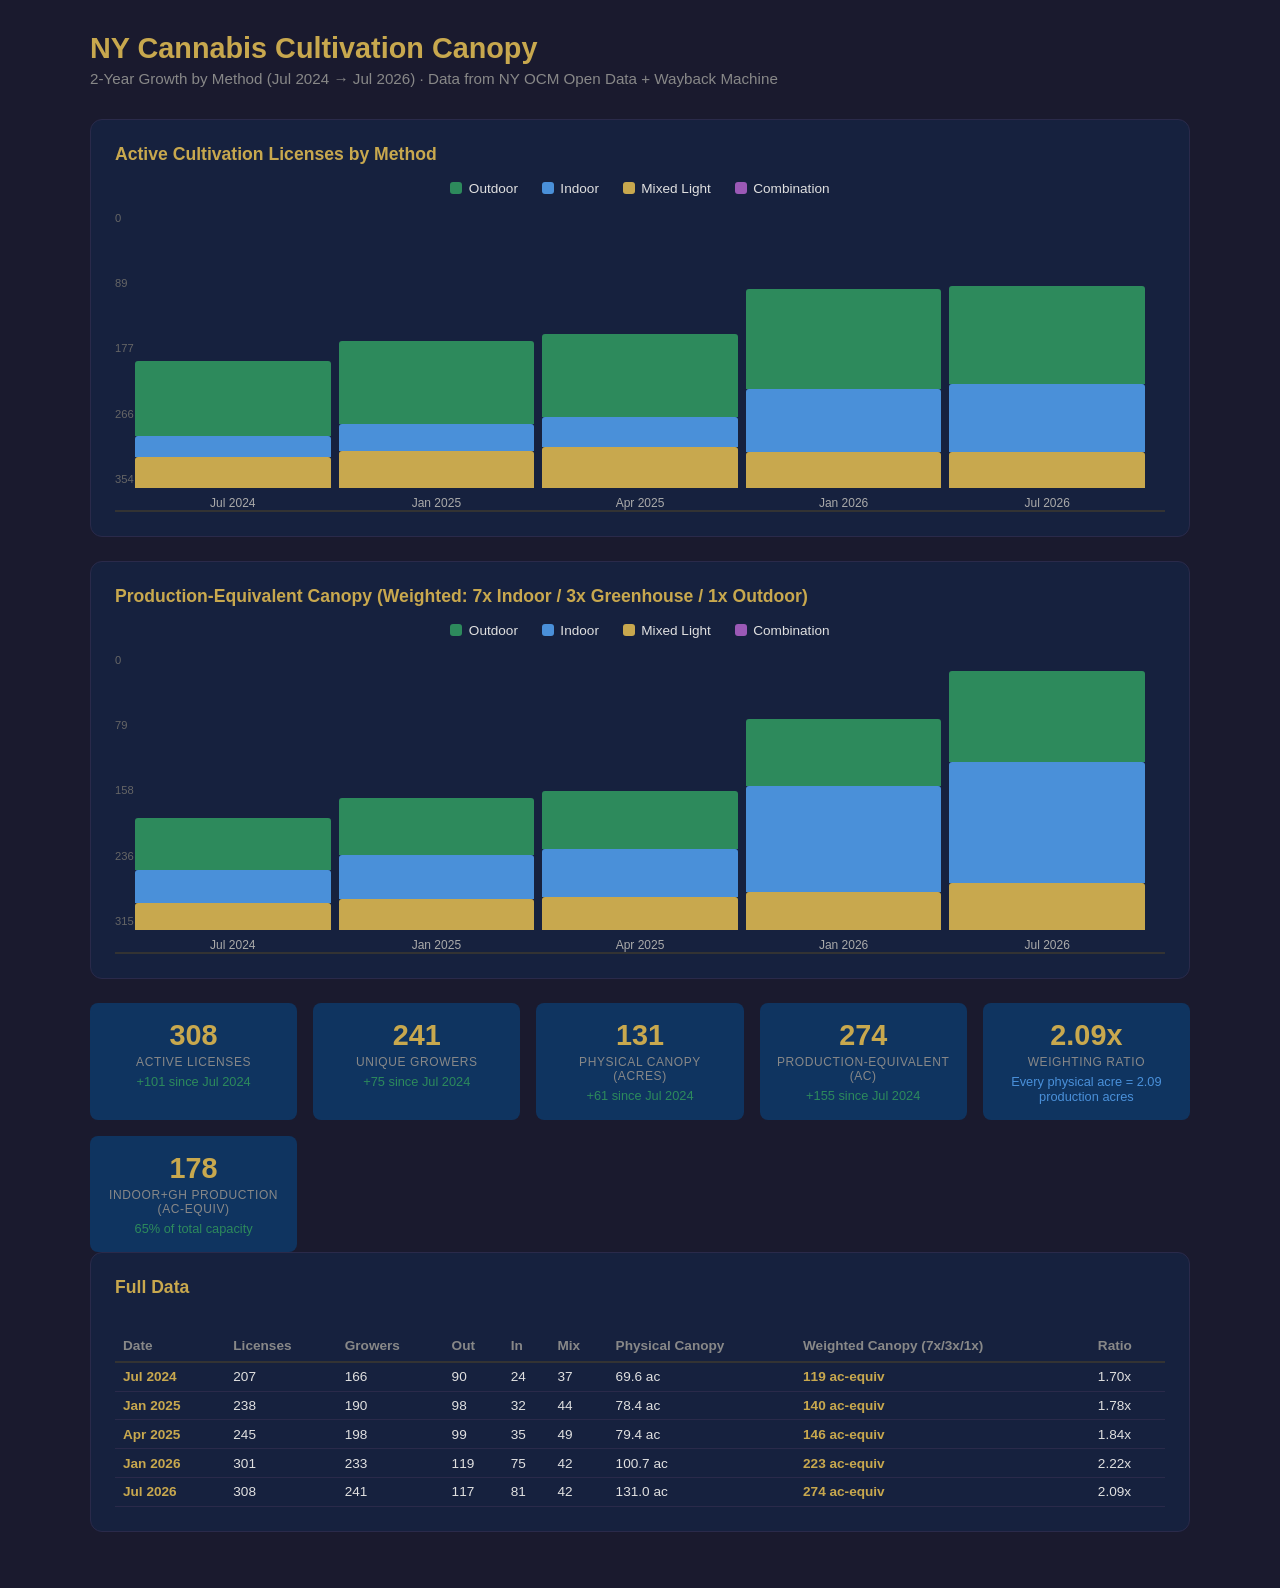
<file: canopy-growth.html>
<!DOCTYPE html>
<html lang="en">
<head>
  <meta charset="UTF-8" />
  <meta name="viewport" content="width=device-width, initial-scale=1.0" />
  <title>NY Cannabis Canopy Growth 2024-2026</title>
  <style>
    * { box-sizing: border-box; margin: 0; padding: 0; }
    body {
      font-family: -apple-system, BlinkMacSystemFont, 'Segoe UI', Helvetica, Arial, sans-serif;
      background: #1a1a2e;
      color: #e0e0e0;
      padding: 2rem;
    }
    .container { max-width: 1100px; margin: 0 auto; }
    h1 { font-size: 1.8rem; margin-bottom: 0.3rem; color: #c8a84e; }
    .subtitle { color: #888; margin-bottom: 2rem; font-size: 0.95rem; }
    
    .chart-card {
      background: #16213e;
      border-radius: 12px;
      padding: 1.5rem;
      margin-bottom: 1.5rem;
      border: 1px solid #2a2a4a;
    }
    .chart-card h2 { font-size: 1.1rem; color: #c8a84e; margin-bottom: 1rem; }
    
    .stacked-bar {
      display: flex;
      align-items: flex-end;
      gap: 8px;
      height: 300px;
      padding: 0 20px;
      position: relative;
      border-bottom: 2px solid #333;
    }
    .bar-group {
      flex: 1;
      display: flex;
      flex-direction: column;
      align-items: center;
      height: 100%;
      justify-content: flex-end;
      position: relative;
    }
    .bar-segment { width: 100%; border-radius: 3px 3px 0 0; min-height: 2px; transition: height 0.5s; }
    .bar-outdoor { background: #2d8a5c; }
    .bar-indoor { background: #4a90d9; }
    .bar-mixed { background: #c8a84e; }
    .bar-combo { background: #9b59b6; }
    
    .bar-label {
      margin-top: 8px;
      font-size: 0.75rem;
      color: #aaa;
      text-align: center;
      white-space: nowrap;
    }
    
    .y-axis {
      position: absolute;
      left: 0;
      top: 0;
      bottom: 0;
      width: 60px;
      display: flex;
      flex-direction: column;
      justify-content: space-between;
      font-size: 0.7rem;
      color: #666;
      padding-bottom: 25px;
    }
    
    .legend {
      display: flex;
      gap: 1.5rem;
      justify-content: center;
      margin: 1rem 0;
    }
    .legend-item { display: flex; align-items: center; gap: 0.4rem; font-size: 0.85rem; }
    .legend-dot { width: 12px; height: 12px; border-radius: 3px; }
    
    .stats-grid {
      display: grid;
      grid-template-columns: repeat(auto-fit, minmax(200px, 1fr));
      gap: 1rem;
      margin-top: 1.5rem;
    }
    .stat-card {
      background: #0f3460;
      border-radius: 8px;
      padding: 1rem;
      text-align: center;
    }
    .stat-card .num { font-size: 1.8rem; font-weight: 700; color: #c8a84e; }
    .stat-card .lbl { font-size: 0.75rem; color: #888; text-transform: uppercase; letter-spacing: 0.05em; margin-top: 0.2rem; }
    .stat-card .sub { font-size: 0.8rem; color: #4a90d9; margin-top: 0.3rem; }
    .pos { color: #2d8a5c !important; }
    .neg { color: #e74c3c !important; }

    .table-wrap { overflow-x: auto; }
    table { width: 100%; border-collapse: collapse; font-size: 0.85rem; margin-top: 1rem; }
    th { text-align: left; padding: 0.5rem; border-bottom: 2px solid #333; color: #888; font-weight: 600; }
    td { padding: 0.4rem 0.5rem; border-bottom: 1px solid #2a2a4a; }
    .accent { color: #c8a84e; font-weight: 600; }
    
    .canopy-chart {
      display: flex;
      align-items: flex-end;
      gap: 6px;
      height: 250px;
      padding: 0 10px;
    }
    .canopy-bar {
      flex: 1;
      display: flex;
      flex-direction: column;
      align-items: center;
      justify-content: flex-end;
    }
    .canopy-fill { width: 100%; border-radius: 3px 3px 0 0; transition: height 0.5s; }
    .canopy-val { font-size: 0.65rem; color: #c8a84e; margin-bottom: 2px; }
    .canopy-label { font-size: 0.7rem; color: #666; margin-top: 4px; }
  </style>
</head>
<body>
<div class="container">

  <h1>NY Cannabis Cultivation Canopy</h1>
  <div class="subtitle">2-Year Growth by Method (Jul 2024 → Jul 2026) · Data from NY OCM Open Data + Wayback Machine</div>

  <!-- Chart 1: Stacked bar by method over time -->
  <div class="chart-card">
    <h2>Active Cultivation Licenses by Method</h2>
    <div class="legend">
      <div class="legend-item"><div class="legend-dot bar-outdoor"></div> Outdoor</div>
      <div class="legend-item"><div class="legend-dot bar-indoor"></div> Indoor</div>
      <div class="legend-item"><div class="legend-dot bar-mixed"></div> Mixed Light</div>
      <div class="legend-item"><div class="legend-dot bar-combo"></div> Combination</div>
    </div>
    <div class="stacked-bar" id="license-chart">
      <div class="y-axis" id="y-axis-licenses"></div>
    </div>
  </div>

  <!-- Chart 2: Canopy acres stacked bar -->
  <div class="chart-card">
    <h2>Production-Equivalent Canopy (Weighted: 7x Indoor / 3x Greenhouse / 1x Outdoor)</h2>
    <div class="legend">
      <div class="legend-item"><div class="legend-dot bar-outdoor"></div> Outdoor</div>
      <div class="legend-item"><div class="legend-dot bar-indoor"></div> Indoor</div>
      <div class="legend-item"><div class="legend-dot bar-mixed"></div> Mixed Light</div>
      <div class="legend-item"><div class="legend-dot bar-combo"></div> Combination</div>
    </div>
    <div class="stacked-bar" id="canopy-chart">
      <div class="y-axis" id="y-axis-canopy"></div>
    </div>
  </div>

  <!-- Key Stats -->
  <div class="stats-grid" id="stats"></div>

  <!-- Data Table -->
  <div class="chart-card">
    <h2>Full Data</h2>
    <div class="table-wrap">
      <table id="data-table"></table>
    </div>
  </div>

</div>

<script>
const DATA = [
  { label: 'Jul 2024', licenses: 207, entities: 166, outdoor: 90, indoor: 24, mixed: 37,
    canopyOut: 2400000, canopyIn: 218000, canopyMix: 414000,
    wOut: 2400000, wIn: 1526000, wMix: 1242000 },
  { label: 'Jan 2025', licenses: 238, entities: 190, outdoor: 98, indoor: 32, mixed: 44,
    canopyOut: 2652000, canopyIn: 287000, canopyMix: 475000,
    wOut: 2652000, wIn: 2009000, wMix: 1425000 },
  { label: 'Apr 2025', licenses: 245, entities: 198, outdoor: 99, indoor: 35, mixed: 49,
    canopyOut: 2635000, canopyIn: 318000, canopyMix: 505000,
    wOut: 2635000, wIn: 2226000, wMix: 1515000 },
  { label: 'Jan 2026', licenses: 301, entities: 233, outdoor: 119, indoor: 75, mixed: 42,
    canopyOut: 3115000, canopyIn: 697000, canopyMix: 575000,
    wOut: 3115000, wIn: 4879000, wMix: 1725000 },
  { label: 'Jul 2026', licenses: 308, entities: 241, outdoor: 117, indoor: 81, mixed: 42,
    canopyOut: 4186000, canopyIn: 797000, canopyMix: 723000,
    wOut: 4186000, wIn: 5579000, wMix: 2169000 }
];

function render() {
  // ── Chart 1: License counts stacked ──
  const maxLicenses = Math.max(...DATA.map(d => d.licenses)) * 1.15;
  const chart = document.getElementById('license-chart');
  
  // Y axis
  const yLic = document.getElementById('y-axis-licenses');
  yLic.innerHTML = '';
  for (let i = 0; i <= 4; i++) {
    const val = Math.round(maxLicenses / 4 * i);
    yLic.innerHTML += `<div>${val}</div>`;
  }
  // Remove existing bars, keep y-axis
  document.querySelectorAll('.bar-group').forEach(g => g.remove());
  
  DATA.forEach(d => {
    const group = document.createElement('div');
    group.className = 'bar-group';
    group.style.cssText = `flex:1;display:flex;flex-direction:column;align-items:center;height:100%;justify-content:flex-end;`;
    
    // Calculate totals for stacking
    const totalCanopy = (d.canopyOut + d.canopyIn + d.canopyMix) / 43560;
    const segments = [
      { cls: 'bar-outdoor', val: d.outdoor },
      { cls: 'bar-indoor', val: d.indoor },
      { cls: 'bar-mixed', val: d.mixed }
    ];
    
    let cum = 0;
    segments.forEach(s => {
      if (s.val === 0) return;
      const seg = document.createElement('div');
      seg.className = `bar-segment ${s.cls}`;
      const pct = s.val / maxLicenses * 100;
      seg.style.height = `${pct}%`;
      seg.title = `${s.cls.replace('bar-', '')}: ${s.val}`;
      group.appendChild(seg);
    });
    
    const label = document.createElement('div');
    label.className = 'bar-label';
    label.textContent = d.label;
    group.appendChild(label);
    chart.appendChild(group);
  });

  // ── Chart 2: Weighted Canopy (ac-equiv) stacked ──
  const maxWeighted = Math.max(...DATA.map(d => (d.wOut + d.wIn + d.wMix) / 43560)) * 1.15;
  const canopyEl = document.getElementById('canopy-chart');
  const yCan = document.getElementById('y-axis-canopy');
  yCan.innerHTML = '';
  for (let i = 0; i <= 4; i++) {
    const val = (maxWeighted / 4 * i).toFixed(0);
    yCan.innerHTML += `<div>${val}</div>`;
  }
  document.querySelectorAll('#canopy-chart .bar-group').forEach(g => g.remove());
  
  DATA.forEach(d => {
    const group = document.createElement('div');
    group.className = 'bar-group';
    
    const canopyData = [
      { cls: 'bar-outdoor', val: d.wOut },
      { cls: 'bar-indoor', val: d.wIn },
      { cls: 'bar-mixed', val: d.wMix }
    ];
    
    const maxVal = maxWeighted * 43560;
    canopyData.forEach(s => {
      if (s.val === 0) return;
      const seg = document.createElement('div');
      seg.className = `bar-segment ${s.cls}`;
      seg.style.height = `${s.val / maxVal * 100}%`;
      seg.title = `${s.cls.replace('bar-', '')}: ${(s.val/43560).toFixed(1)} ac`;
      group.appendChild(seg);
    });
    
    const label = document.createElement('div');
    label.className = 'bar-label';
    label.textContent = d.label;
    group.appendChild(label);
    canopyEl.appendChild(group);
  });

  // ── Stats cards ──
  const first = DATA[0];
  const last = DATA[DATA.length - 1];
  const stats = document.getElementById('stats');
  const physical = (last.canopyOut + last.canopyIn + last.canopyMix) / 43560;
  const weighted = (last.wOut + last.wIn + last.wMix) / 43560;
  const physFirst = (first.canopyOut + first.canopyIn + first.canopyMix) / 43560;
  const wFirst = (first.wOut + first.wIn + first.wMix) / 43560;
  stats.innerHTML = `
    <div class="stat-card">
      <div class="num">${last.licenses}</div>
      <div class="lbl">Active Licenses</div>
      <div class="sub pos">+${last.licenses - first.licenses} since Jul 2024</div>
    </div>
    <div class="stat-card">
      <div class="num">${last.entities}</div>
      <div class="lbl">Unique Growers</div>
      <div class="sub pos">+${last.entities - first.entities} since Jul 2024</div>
    </div>
    <div class="stat-card">
      <div class="num">${physical.toFixed(0)}</div>
      <div class="lbl">Physical Canopy (acres)</div>
      <div class="sub pos">+${(physical - physFirst).toFixed(0)} since Jul 2024</div>
    </div>
    <div class="stat-card">
      <div class="num">${weighted.toFixed(0)}</div>
      <div class="lbl">Production-Equivalent (ac)</div>
      <div class="sub pos">+${(weighted - wFirst).toFixed(0)} since Jul 2024</div>
    </div>
    <div class="stat-card">
      <div class="num">${(weighted / physical).toFixed(2)}x</div>
      <div class="lbl">Weighting Ratio</div>
      <div class="sub">Every physical acre = ${(weighted/physical).toFixed(2)} production acres</div>
    </div>
    <div class="stat-card">
      <div class="num">${((last.wIn + last.wMix) / 43560).toFixed(0)}</div>
      <div class="lbl">Indoor+GH Production (ac-equiv)</div>
      <div class="sub pos">${((last.wIn + last.wMix) / (last.wOut + last.wIn + last.wMix) * 100).toFixed(0)}% of total capacity</div>
    </div>
  `;

  // ── Data table ──
  const table = document.getElementById('data-table');
  let html = `<tr>
    <th>Date</th><th>Licenses</th><th>Growers</th>
    <th>Out</th><th>In</th><th>Mix</th>
    <th>Physical Canopy</th>
    <th>Weighted Canopy (7x/3x/1x)</th>
    <th>Ratio</th>
  </tr>`;
  DATA.forEach(d => {
    const physical = (d.canopyOut + d.canopyIn + d.canopyMix) / 43560;
    const weighted = (d.wOut + d.wIn + d.wMix) / 43560;
    const ratio = (weighted / physical).toFixed(2);
    html += `<tr>
      <td class="accent">${d.label}</td>
      <td>${d.licenses}</td><td>${d.entities}</td>
      <td>${d.outdoor}</td><td>${d.indoor}</td><td>${d.mixed}</td>
      <td>${physical.toFixed(1)} ac</td>
      <td class="accent">${weighted.toFixed(0)} ac-equiv</td>
      <td>${ratio}x</td>
    </tr>`;
  });
  table.innerHTML = html;
}

render();
</script>
</body>
</html>
</file>
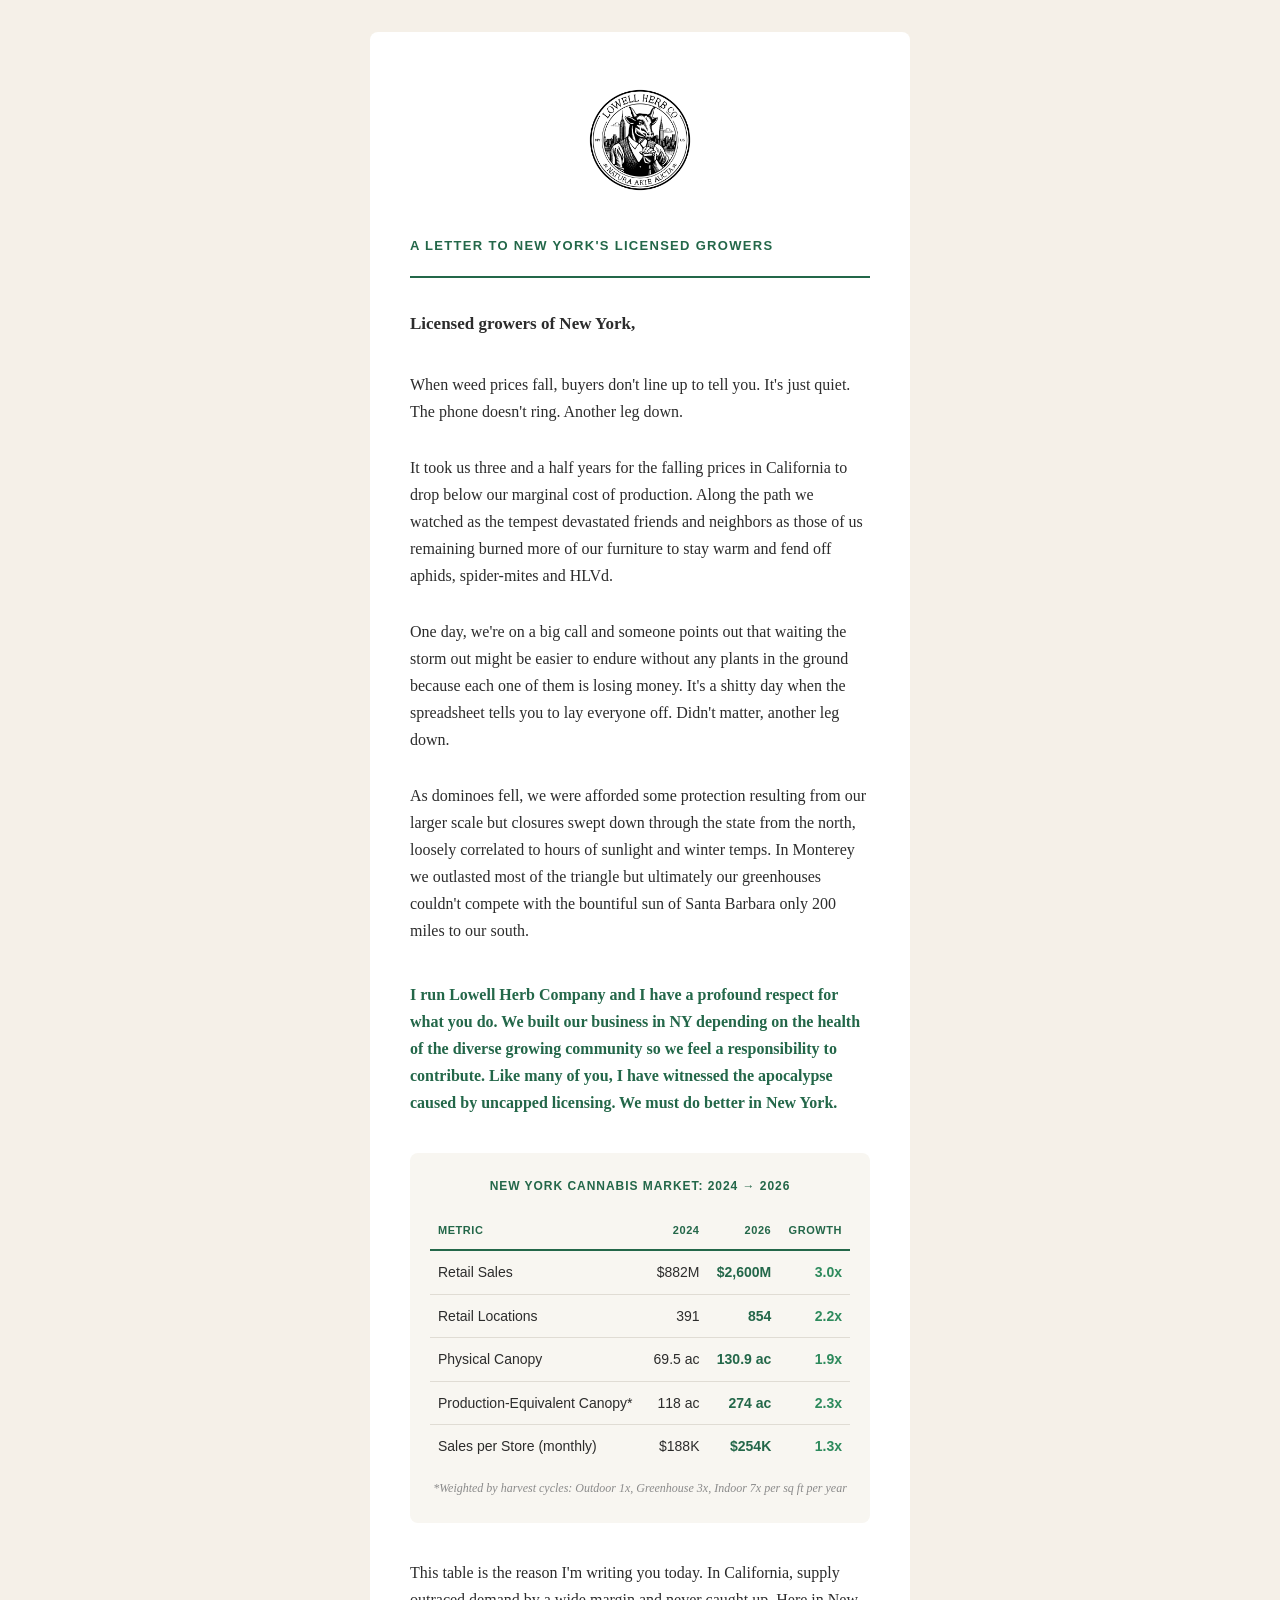
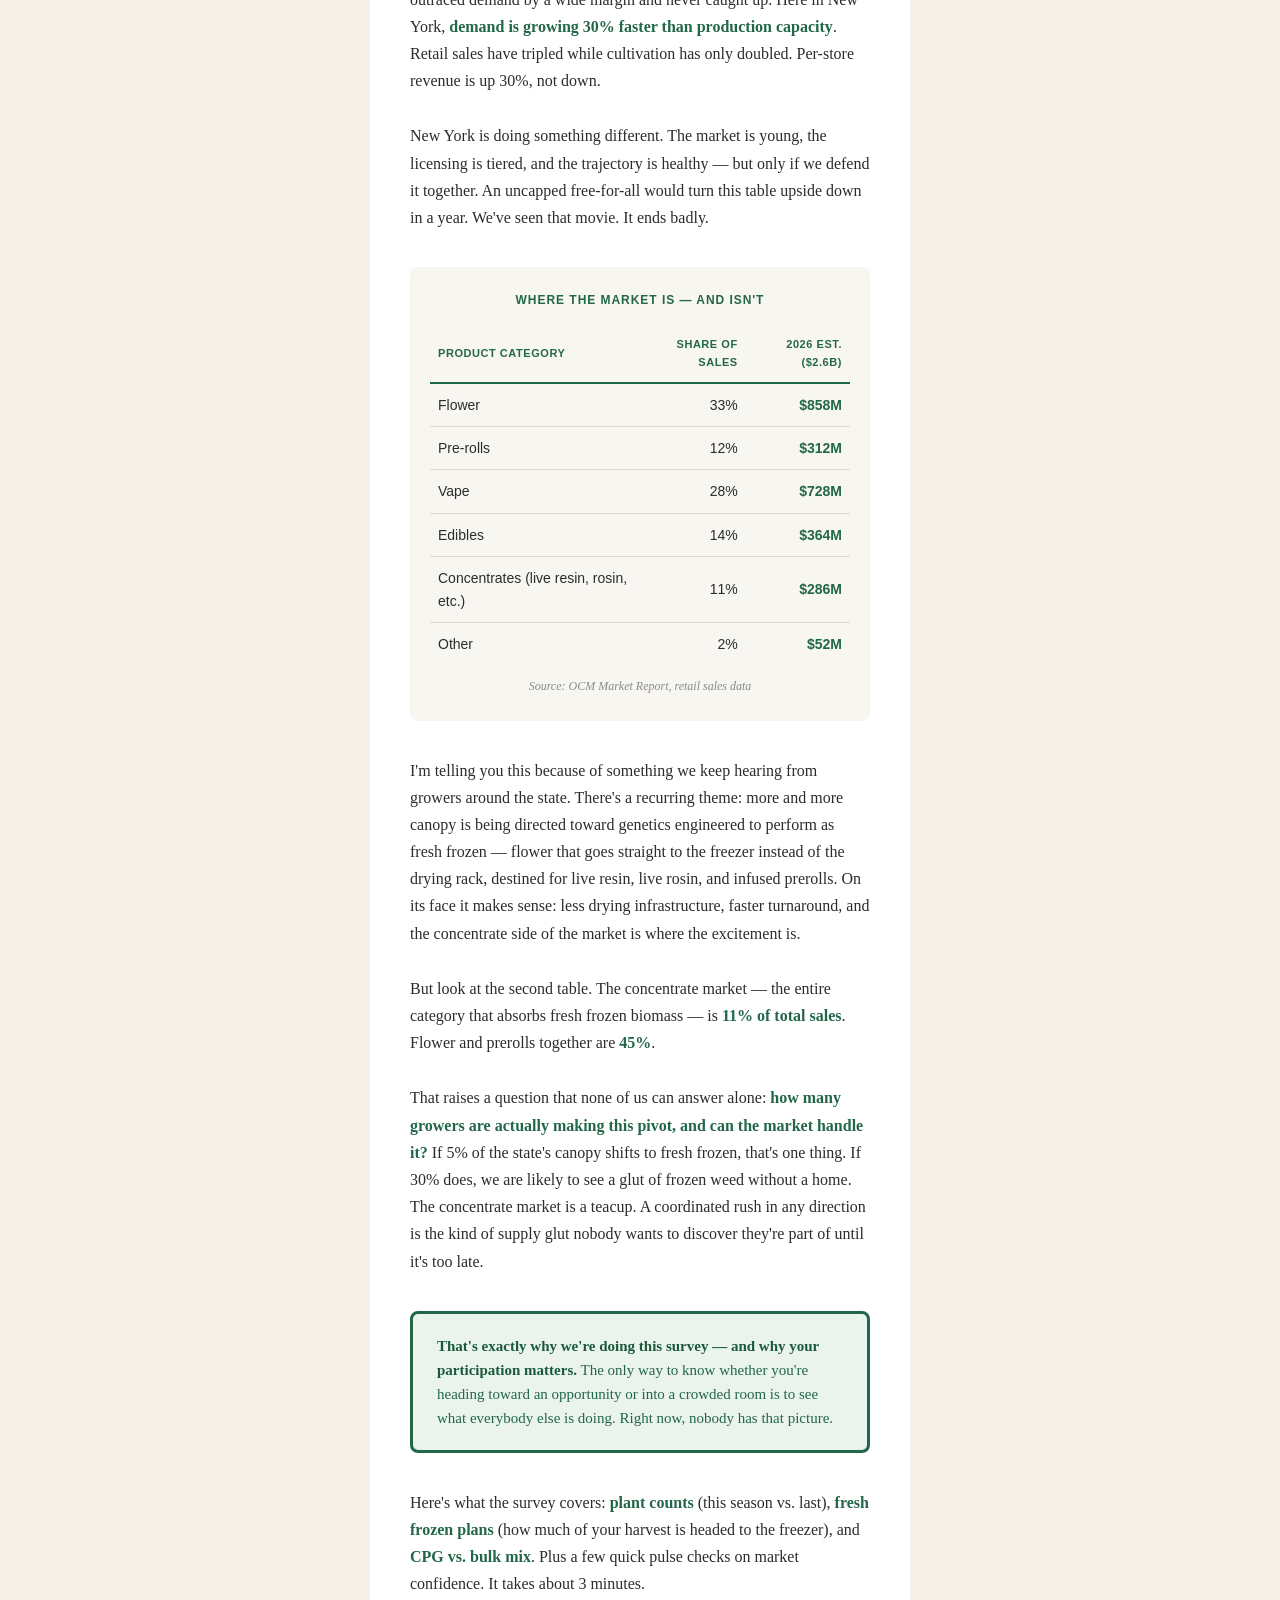
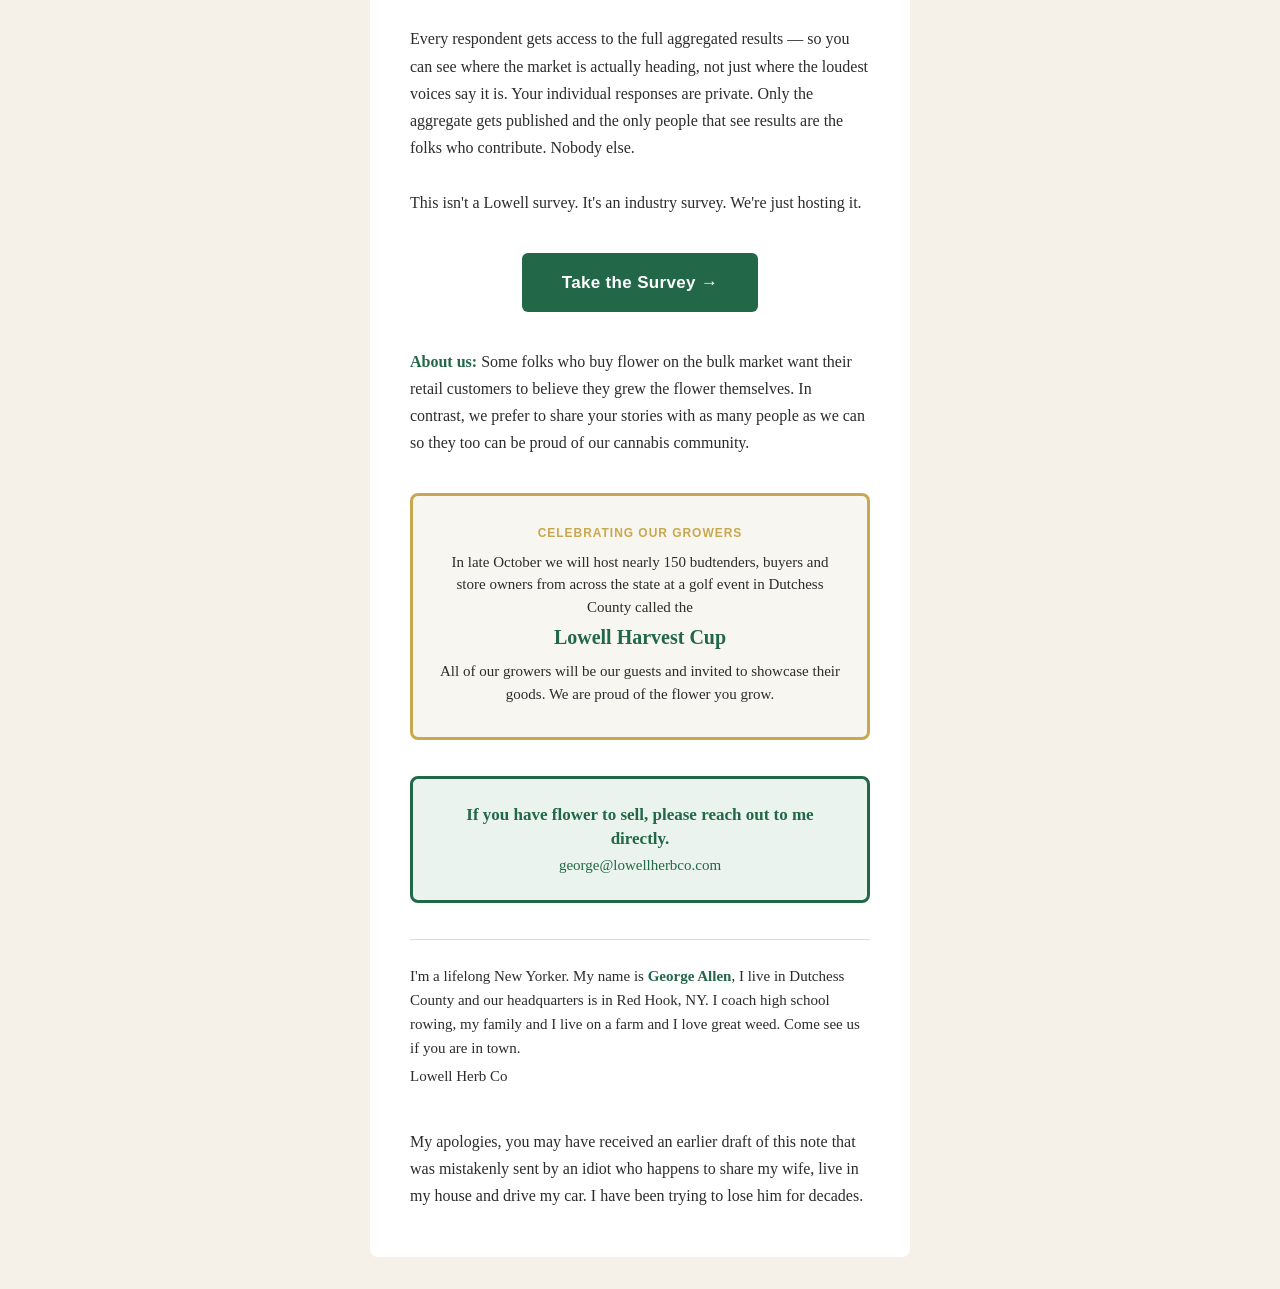
<file: grower-letter.html>
<!DOCTYPE html>
<html>
<head>
<meta charset="UTF-8">
<meta name="viewport" content="width=device-width, initial-scale=1.0">
<title>Lowell — A Letter to New York's Licensed Growers</title>
<style>
*{margin:0;padding:0;box-sizing:border-box}
body{font-family:Georgia,'Times New Roman',Times,serif;background:#f5f0e8;color:#2c2c2c;line-height:1.6;font-size:16px;-webkit-font-smoothing:antialiased}
.container{max-width:580px;margin:0 auto;padding:32px 20px}
.letter{background:#fff;padding:48px 40px;border-radius:8px}
@media(max-width:500px){.letter{padding:32px 24px}.container{padding:16px 12px}}

/* Header */
h1{font-family:-apple-system,BlinkMacSystemFont,'Helvetica Neue',Arial,sans-serif;font-size:13px;font-weight:700;color:#236749;text-transform:uppercase;letter-spacing:0.1em;padding-bottom:20px;border-bottom:2px solid #236749;margin-bottom:32px}
h1 span{font-weight:400;opacity:0.5}
.logo{text-align:center;margin-bottom:28px}
.logo img{width:120px;height:auto;display:inline-block}

/* Typography */
p{margin:0;padding:0;line-height:1.7;font-size:16px;color:#2c2c2c}
.greeting{font-size:17px;font-weight:600;margin-bottom:4px}
.spacer{display:block;height:28px}
.spacer-s{display:block;height:20px}
.spacer-l{display:block;height:36px}

.bold{font-weight:700;color:#236749}

/* Tables */
.table-wrap{background:#f8f6f1;border-radius:8px;padding:24px 20px;margin:0}
.table-wrap h2{font-family:-apple-system,BlinkMacSystemFont,'Helvetica Neue',Arial,sans-serif;font-size:12px;font-weight:700;color:#236749;text-transform:uppercase;letter-spacing:0.08em;text-align:center;margin-bottom:16px}
table{width:100%;border-collapse:collapse;font-family:-apple-system,BlinkMacSystemFont,'Helvetica Neue',Arial,sans-serif;font-size:14px}
th{text-align:left;padding:10px 8px;border-bottom:2px solid #236749;color:#236749;font-weight:700;font-size:11px;text-transform:uppercase;letter-spacing:0.05em}
th:last-child,td:last-child{text-align:right}
th:nth-child(2),td:nth-child(2){text-align:right}
th:nth-child(3),td:nth-child(3){text-align:right}
td{padding:10px 8px;border-bottom:1px solid #e0dcd4;font-size:14px}
tr:last-child td{border-bottom:none}
.accent{color:#236749;font-weight:700}
.green{color:#2d8a5c;font-weight:700}
.footnote{font-size:12px;color:#8a8a8a;margin-top:12px;font-style:italic;text-align:center}

/* Callout */
.callout{background:#eaf3ed;border:3px solid #236749;border-radius:8px;padding:20px 24px;margin:0}
.callout p{font-size:15px;line-height:1.6;color:#236749;margin:0}
.callout strong{color:#1a5a3a}

/* Event box */
.event-box{background:#f8f6f1;border:3px solid #c8a84e;border-radius:8px;padding:28px 24px;text-align:center;margin:0}
.event-box h3{font-family:-apple-system,BlinkMacSystemFont,'Helvetica Neue',Arial,sans-serif;font-size:12px;font-weight:700;color:#c8a84e;text-transform:uppercase;letter-spacing:0.08em;margin-bottom:8px}
.event-box p{font-size:15px;margin-bottom:4px;line-height:1.5}
.event-box .date{font-size:20px;font-weight:700;color:#236749;margin-bottom:8px;margin-top:4px}

/* CTA */
.cta-wrap{text-align:center;margin:0}
.cta-btn{display:inline-block;background:#236749;color:#fff!important;padding:16px 40px;border-radius:6px;text-decoration:none;font-family:-apple-system,BlinkMacSystemFont,'Helvetica Neue',Arial,sans-serif;font-weight:700;font-size:17px;letter-spacing:0.02em}
.cta-btn:hover{background:#1d5a3d}

/* Flower box */
.flower-box{background:#eaf3ed;border:3px solid #236749;border-radius:8px;padding:24px;text-align:center;margin:0}
.flower-box p{font-size:17px;font-weight:600;color:#236749;margin-bottom:4px;line-height:1.4}
.flower-box .email{font-size:15px;font-weight:400;color:#236749;margin:0}

/* Signoff */
.signoff{padding-top:24px;border-top:1px solid #e0dcd4;margin:0}
.signoff p{font-size:15px;margin-bottom:4px;line-height:1.6;color:#2c2c2c}
.name{font-weight:700;color:#236749}
.title{font-size:13px;color:#8a8a8a;margin-top:4px}
</style>
</head>
<body>
<div class="container">
<div class="letter">

<div class="logo">
  <img src="https://georgelowell.github.io/lowell-ny-grower-survey/assets/ny_logo.png" alt="Lowell Herb Co" width="120" height="120" />
</div>

<h1>A Letter to New York's Licensed Growers</h1>

<p class="greeting">Licensed growers of New York,</p>
<span class="spacer"></span>

<p>When weed prices fall, buyers don't line up to tell you. It's just quiet. The phone doesn't ring. Another leg down.</p>
<span class="spacer"></span>

<p>It took us three and a half years for the falling prices in California to drop below our marginal cost of production. Along the path we watched as the tempest devastated friends and neighbors as those of us remaining burned more of our furniture to stay warm and fend off aphids, spider-mites and HLVd.</p>
<span class="spacer"></span>

<p>One day, we're on a big call and someone points out that waiting the storm out might be easier to endure without any plants in the ground because each one of them is losing money. It's a shitty day when the spreadsheet tells you to lay everyone off. Didn't matter, another leg down.</p>
<span class="spacer"></span>

<p>As dominoes fell, we were afforded some protection resulting from our larger scale but closures swept down through the state from the north, loosely correlated to hours of sunlight and winter temps. In Monterey we outlasted most of the triangle but ultimately our greenhouses couldn't compete with the bountiful sun of Santa Barbara only 200 miles to our south.</p>
<span class="spacer-l"></span>

<p class="bold">I run Lowell Herb Company and I have a profound respect for what you do. We built our business in NY depending on the health of the diverse growing community so we feel a responsibility to contribute. Like many of you, I have witnessed the apocalypse caused by uncapped licensing. We must do better in New York.</p>
<span class="spacer-l"></span>

<div class="table-wrap">
  <h2>New York Cannabis Market: 2024 → 2026</h2>
  <table>
    <tr><th>Metric</th><th>2024</th><th>2026</th><th>Growth</th></tr>
    <tr><td>Retail Sales</td><td>$882M</td><td class="accent">$2,600M</td><td class="green">3.0x</td></tr>
    <tr><td>Retail Locations</td><td>391</td><td class="accent">854</td><td class="green">2.2x</td></tr>
    <tr><td>Physical Canopy</td><td>69.5 ac</td><td class="accent">130.9 ac</td><td class="green">1.9x</td></tr>
    <tr><td>Production-Equivalent Canopy*</td><td>118 ac</td><td class="accent">274 ac</td><td class="green">2.3x</td></tr>
    <tr><td>Sales per Store (monthly)</td><td>$188K</td><td class="accent">$254K</td><td class="green">1.3x</td></tr>
  </table>
  <div class="footnote">*Weighted by harvest cycles: Outdoor 1x, Greenhouse 3x, Indoor 7x per sq ft per year</div>
</div>
<span class="spacer-l"></span>

<p>This table is the reason I'm writing you today. In California, supply outraced demand by a wide margin and never caught up. Here in New York, <span class="bold">demand is growing 30% faster than production capacity</span>. Retail sales have tripled while cultivation has only doubled. Per-store revenue is up 30%, not down.</p>
<span class="spacer"></span>

<p>New York is doing something different. The market is young, the licensing is tiered, and the trajectory is healthy — but only if we defend it together. An uncapped free-for-all would turn this table upside down in a year. We've seen that movie. It ends badly.</p>
<span class="spacer-l"></span>

<div class="table-wrap">
  <h2>Where the Market Is — and Isn't</h2>
  <table>
    <tr><th>Product Category</th><th>Share of Sales</th><th>2026 Est. ($2.6B)</th></tr>
    <tr><td>Flower</td><td>33%</td><td class="accent">$858M</td></tr>
    <tr><td>Pre-rolls</td><td>12%</td><td class="accent">$312M</td></tr>
    <tr><td>Vape</td><td>28%</td><td class="accent">$728M</td></tr>
    <tr><td>Edibles</td><td>14%</td><td class="accent">$364M</td></tr>
    <tr><td>Concentrates (live resin, rosin, etc.)</td><td>11%</td><td class="accent">$286M</td></tr>
    <tr><td>Other</td><td>2%</td><td class="accent">$52M</td></tr>
  </table>
  <div class="footnote">Source: OCM Market Report, retail sales data</div>
</div>
<span class="spacer-l"></span>

<p>I'm telling you this because of something we keep hearing from growers around the state. There's a recurring theme: more and more canopy is being directed toward genetics engineered to perform as fresh frozen — flower that goes straight to the freezer instead of the drying rack, destined for live resin, live rosin, and infused prerolls. On its face it makes sense: less drying infrastructure, faster turnaround, and the concentrate side of the market is where the excitement is.</p>
<span class="spacer"></span>

<p>But look at the second table. The concentrate market — the entire category that absorbs fresh frozen biomass — is <span class="bold">11% of total sales</span>. Flower and prerolls together are <span class="bold">45%</span>.</p>
<span class="spacer"></span>

<p>That raises a question that none of us can answer alone: <span class="bold">how many growers are actually making this pivot, and can the market handle it?</span> If 5% of the state's canopy shifts to fresh frozen, that's one thing. If 30% does, we are likely to see a glut of frozen weed without a home. The concentrate market is a teacup. A coordinated rush in any direction is the kind of supply glut nobody wants to discover they're part of until it's too late.</p>
<span class="spacer-l"></span>

<div class="callout">
  <p><strong>That's exactly why we're doing this survey — and why your participation matters.</strong> The only way to know whether you're heading toward an opportunity or into a crowded room is to see what everybody else is doing. Right now, nobody has that picture.</p>
</div>
<span class="spacer-l"></span>

<p>Here's what the survey covers: <span class="bold">plant counts</span> (this season vs. last), <span class="bold">fresh frozen plans</span> (how much of your harvest is headed to the freezer), and <span class="bold">CPG vs. bulk mix</span>. Plus a few quick pulse checks on market confidence. It takes about 3 minutes.</p>
<span class="spacer"></span>

<p>Every respondent gets access to the full aggregated results — so you can see where the market is actually heading, not just where the loudest voices say it is. Your individual responses are private. Only the aggregate gets published and the only people that see results are the folks who contribute. Nobody else.</p>
<span class="spacer"></span>

<p>This isn't a Lowell survey. It's an industry survey. We're just hosting it.</p>
<span class="spacer-l"></span>

<div class="cta-wrap">
  <a class="cta-btn" href="https://georgelowell.github.io/lowell-ny-grower-survey/survey.html">Take the Survey →</a>
</div>
<span class="spacer-l"></span>

<p><span class="bold">About us:</span> Some folks who buy flower on the bulk market want their retail customers to believe they grew the flower themselves. In contrast, we prefer to share your stories with as many people as we can so they too can be proud of our cannabis community.</p>
<span class="spacer-l"></span>

<div class="event-box">
  <h3>Celebrating our Growers</h3>
  <p>In late October we will host nearly 150 budtenders, buyers and store owners from across the state at a golf event in Dutchess County called the</p>
  <p class="date">Lowell Harvest Cup</p>
  <p>All of our growers will be our guests and invited to showcase their goods. We are proud of the flower you grow.</p>
</div>
<span class="spacer-l"></span>

<div class="flower-box">
  <p>If you have flower to sell, please reach out to me directly.</p>
  <p class="email">george@lowellherbco.com</p>
</div>
<span class="spacer-l"></span>

<div class="signoff">
  <p>I'm a lifelong New Yorker. My name is <span class="name">George Allen</span>, I live in Dutchess County and our headquarters is in Red Hook, NY. I coach high school rowing, my family and I live on a farm and I love great weed. Come see us if you are in town.</p>
  <p class="title">Lowell Herb Co</p>
</div>
<span class="spacer-l"></span>

<p>My apologies, you may have received an earlier draft of this note that was mistakenly sent by an idiot who happens to share my wife, live in my house and drive my car. I have been trying to lose him for decades.</p>

</div>
</div>
</body>
</html>
</file>
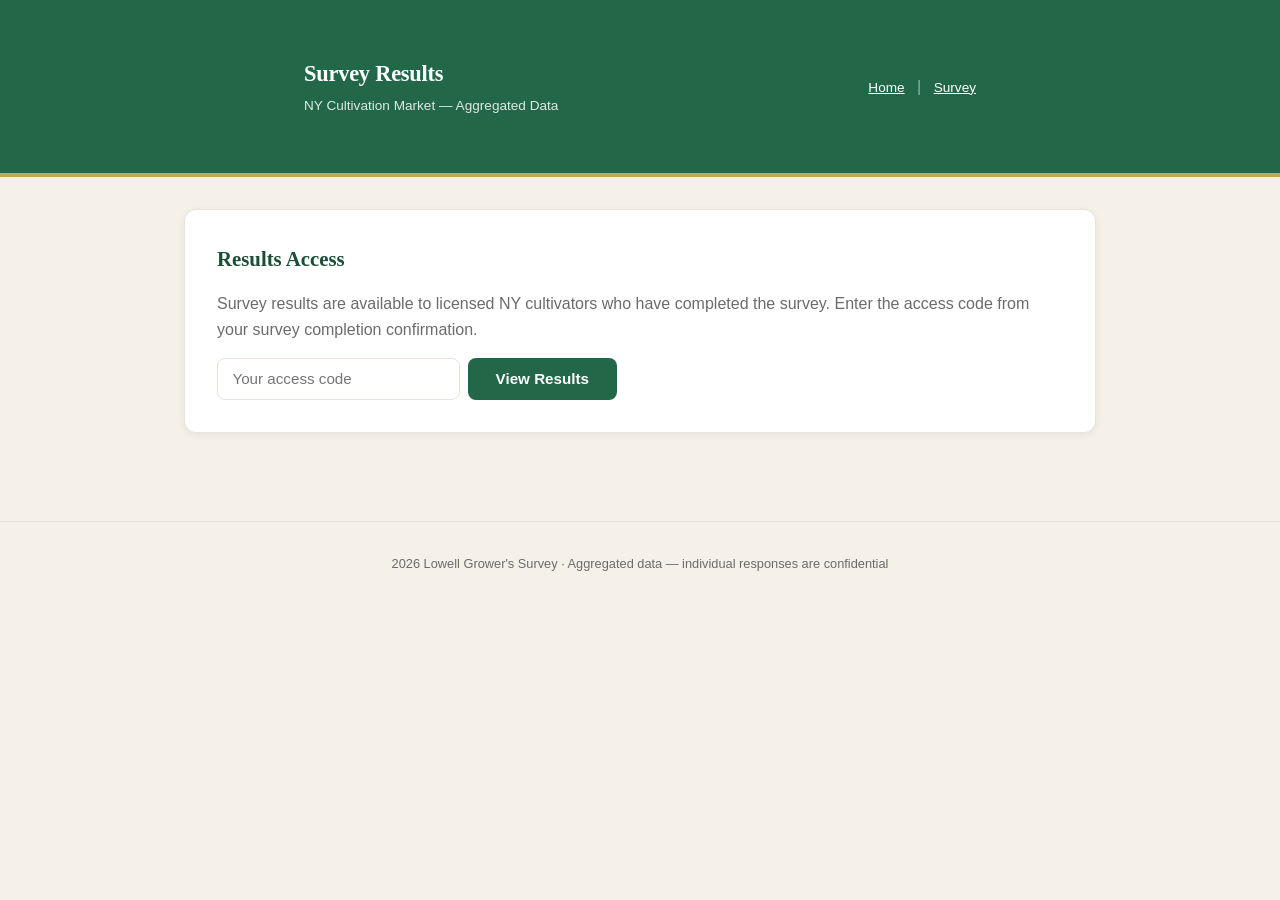
<file: results.html>
<!DOCTYPE html>
<html lang="en">
<head>
  <meta charset="UTF-8" />
  <meta name="viewport" content="width=device-width, initial-scale=1.0" />
  <title>Survey Results — 2026 Lowell Grower's Survey</title>
  <link rel="stylesheet" href="assets/style.css" />
</head>
<body>

<header>
  <div class="container">
    <div>
      <h1>Survey Results</h1>
      <div class="subtitle">NY Cultivation Market — Aggregated Data</div>
    </div>
    <nav>
      <a href="index.html" style="color:var(--white); font-size:0.85rem; text-decoration:underline;">Home</a>
      <span style="color:rgba(255,255,255,0.5); margin:0 0.5rem;">|</span>
      <a href="survey.html" style="color:var(--white); font-size:0.85rem; text-decoration:underline;">Survey</a>
    </nav>
  </div>
</header>

<main class="container container-wide">
  <!-- Token check -->
  <div class="card" id="access-check">
    <h2>Results Access</h2>
    <p style="margin-bottom:1rem; color:var(--gray);">
      Survey results are available to licensed NY cultivators who have completed the survey.
      Enter the access code from your survey completion confirmation.
    </p>
    <div style="display:flex; gap:0.5rem; max-width:400px;">
      <input type="text" id="results-token" placeholder="Your access code" style="flex:1;" />
      <button class="btn btn-primary" onclick="checkAccess()">View Results</button>
    </div>
    <p id="access-error" style="color:#c62828; margin-top:0.5rem; font-size:0.85rem; display:none;"></p>
  </div>

  <!-- Results dashboard (hidden until authorized) -->
  <div id="results-dashboard" style="display:none;">
    <div class="alert alert-info">
      <strong>Live Data:</strong> Results update in real-time as new responses come in.
      <span id="response-count"></span>
    </div>

    <div class="card">
      <h2>Market Overview</h2>
      <div class="stat-row" id="overview-stats">
        <div class="result-card"><h4>Total Responses</h4><div class="value" id="stat-count">—</div></div>
        <div class="result-card"><h4>Outdoor Growers</h4><div class="value" id="stat-outdoor">—</div></div>
        <div class="result-card"><h4>Avg. Confidence</h4><div class="value" id="stat-confidence">—</div></div>
        <div class="result-card"><h4>Planning Expansion</h4><div class="value" id="stat-expanding">—</div></div>
      </div>
    </div>

    <div class="card">
      <h2>Cultivation Method Mix</h2>
      <div id="method-chart" class="chart-placeholder">
        <p>Data loading as responses accumulate.</p>
      </div>
    </div>

    <div class="card">
      <h2>Top Challenges</h2>
      <div id="challenges-list" class="chart-placeholder">
        <p>Data loading as responses accumulate.</p>
      </div>
    </div>

    <div class="card">
      <h2>Production Estimates</h2>
      <div id="production-chart" class="chart-placeholder">
        <p>Data loading as responses accumulate.</p>
      </div>
    </div>

    <div class="card">
      <h2>Market Outlook</h2>
      <div id="outlook-chart" class="chart-placeholder">
        <p>Data loading as responses accumulate.</p>
      </div>
    </div>
  </div>
</main>

<footer>
  <p>2026 Lowell Grower's Survey · Aggregated data — individual responses are confidential</p>
</footer>

<script>
const RESPONSES_KEY = 'lowell_survey_responses';
const TOKENS_KEY = 'lowell_survey_tokens';

function checkAccess() {
  const token = document.getElementById('results-token').value.trim().toUpperCase();
  if (!token || token.length < 8) {
    document.getElementById('access-error').textContent = 'Please enter a valid access code.';
    document.getElementById('access-error').style.display = 'block';
    return;
  }

  // For now: any reasonable token gets access (we can lock it down later)
  // In production, this would verify against stored tokens
  document.getElementById('access-check').style.display = 'none';
  document.getElementById('results-dashboard').style.display = 'block';
  renderDashboard();
}

function renderDashboard() {
  let responses = [];
  try {
    const stored = localStorage.getItem(RESPONSES_KEY);
    if (stored) responses = JSON.parse(stored);
  } catch(e) {}

  document.getElementById('response-count').textContent = 
    `${responses.length} response${responses.length !== 1 ? 's' : ''} recorded.`;

  if (responses.length === 0) {
    // Show empty state with sample structure
    document.getElementById('stat-count').textContent = 'Waiting for data';
    return;
  }

  // Aggregate
  const count = responses.length;
  let outdoor = 0, indoor = 0, mixed = 0, combo = 0;
  let confident = 0, pessimistic = 0;
  let expanding = 0, maintaining = 0, reducing = 0;
  let challenges = {};
  let productions = {};

  for (const r of responses) {
    if (r.cultivation_method === 'outdoor') outdoor++;
    else if (r.cultivation_method === 'indoor') indoor++;
    else if (r.cultivation_method === 'mixed_light') mixed++;
    else if (r.cultivation_method === 'combination') combo++;
    
    if (r.market_confidence === 'very' || r.market_confidence === 'somewhat') confident++;
    if (r.market_confidence === 'pessimistic') pessimistic++;
    if (r.expansion_plan === 'expand') expanding++;
    if (r.expansion_plan === 'maintain') maintaining++;
    if (r.expansion_plan === 'reduce' || r.expansion_plan === 'exit') reducing++;
    if (r.top_challenge) challenges[r.top_challenge] = (challenges[r.top_challenge] || 0) + 1;
    if (r.estimated_production) productions[r.estimated_production] = (productions[r.estimated_production] || 0) + 1;
  }

  const totalMethods = outdoor + indoor + mixed + combo;

  // Overview stats
  document.getElementById('stat-count').textContent = count;
  document.getElementById('stat-outdoor').textContent = totalMethods > 0 ? `${Math.round(outdoor / totalMethods * 100)}%` : '—';
  document.getElementById('stat-confidence').textContent = count > 0 ? `${Math.round(confident / count * 100)}%` : '—';
  document.getElementById('stat-expanding').textContent = count > 0 ? `${Math.round(expanding / count * 100)}%` : '—';

  // Method chart
  const methodLabels = { outdoor: 'Outdoor', indoor: 'Indoor', mixed_light: 'Mixed Light', combination: 'Combination' };
  const methodCounts = { outdoor, indoor, mixed_light: mixed, combination: combo };
  const methodHtml = Object.entries(methodCounts)
    .filter(([_, v]) => v > 0)
    .map(([k, v]) => `<div style="display:flex; gap:0.5rem; align-items:center; margin-bottom:0.5rem;">
      <span style="width:120px; text-align:right;">${methodLabels[k]}</span>
      <div style="flex:1; height:24px; background:var(--gray-light); border-radius:4px; overflow:hidden;">
        <div style="width:${Math.round(v / totalMethods * 100)}%; height:100%; background:var(--green); border-radius:4px;"></div>
      </div>
      <span style="width:60px; font-weight:700;">${Math.round(v / totalMethods * 100)}% (${v})</span>
    </div>`).join('');
  document.getElementById('method-chart').innerHTML = methodHtml || '<p>No method data yet.</p>';

  // Challenges
  const challengeLabels = {
    mold_mildew: 'Mold / Mildew', pests: 'Pests', weather: 'Weather',
    inputs: 'Input Costs', labor: 'Labor', regulatory: 'Regulatory',
    genetics: 'Genetics', irrigation: 'Irrigation',
    pricing: 'Price Compression', demand: 'Demand', financing: 'Access to Capital',
    competition: 'Illicit Market', quality: 'Crop Quality', insurance: 'Banking Access',
    conversion: 'License Conversion Costs'
  };
  const topChallenges = Object.entries(challenges)
    .sort((a, b) => b[1] - a[1])
    .slice(0, 5);
  const challengeHtml = topChallenges.map(([k, v]) => 
    `<div style="display:flex; gap:0.5rem; align-items:center; margin-bottom:0.5rem;">
      <span style="width:160px; text-align:right;">${challengeLabels[k] || k}</span>
      <div style="flex:1; height:24px; background:var(--gray-light); border-radius:4px; overflow:hidden;">
        <div style="width:${Math.round(v / count * 100)}%; height:100%; background:var(--gold); border-radius:4px;"></div>
      </div>
      <span style="width:60px; font-weight:700;">${Math.round(v / count * 100)}%</span>
    </div>`).join('');
  document.getElementById('challenges-list').innerHTML = challengeHtml || '<p>No challenge data yet.</p>';

  // Production estimates
  const prodLabels = {
    under_100: 'Under 100 lbs', '100_500': '100-500 lbs', '500_1000': '500-1,000 lbs',
    '1000_5000': '1,000-5,000 lbs', '5000_plus': '5,000+ lbs'
  };
  const prodHtml = Object.entries(productions)
    .sort((a, b) => b[1] - a[1])
    .map(([k, v]) => `<div style="display:flex; gap:0.5rem; align-items:center; margin-bottom:0.5rem;">
      <span style="width:140px; text-align:right;">${prodLabels[k] || k}</span>
      <div style="flex:1; height:24px; background:var(--gray-light); border-radius:4px; overflow:hidden;">
        <div style="width:${Math.round(v / count * 100)}%; height:100%; background:var(--green); border-radius:4px;"></div>
      </div>
      <span style="width:40px; font-weight:700;">${v}</span>
    </div>`).join('');
  document.getElementById('production-chart').innerHTML = prodHtml || '<p>No production data yet.</p>';

  // Outlook
  document.getElementById('outlook-chart').innerHTML = `
    <div style="display:flex; gap:2rem; flex-wrap:wrap; justify-content:center;">
      <div style="text-align:center;">
        <div style="font-size:2.5rem; font-weight:700; color:var(--green);">${Math.round(expanding / count * 100)}%</div>
        <div style="color:var(--gray); font-size:0.85rem;">Expanding</div>
      </div>
      <div style="text-align:center;">
        <div style="font-size:2.5rem; font-weight:700; color:var(--charcoal);">${Math.round(maintaining / count * 100)}%</div>
        <div style="color:var(--gray); font-size:0.85rem;">Maintaining</div>
      </div>
      <div style="text-align:center;">
        <div style="font-size:2.5rem; font-weight:700; color:#c62828;">${Math.round(reducing / count * 100)}%</div>
        <div style="color:var(--gray); font-size:0.85rem;">Reducing/Exiting</div>
      </div>
      <div style="text-align:center;">
        <div style="font-size:2.5rem; font-weight:700; color:var(--gold);">${Math.round(pessimistic / count * 100)}%</div>
        <div style="color:var(--gray); font-size:0.85rem;">Pessimistic</div>
      </div>
    </div>
  `;
}
</script>

</body>
</html>
</file>
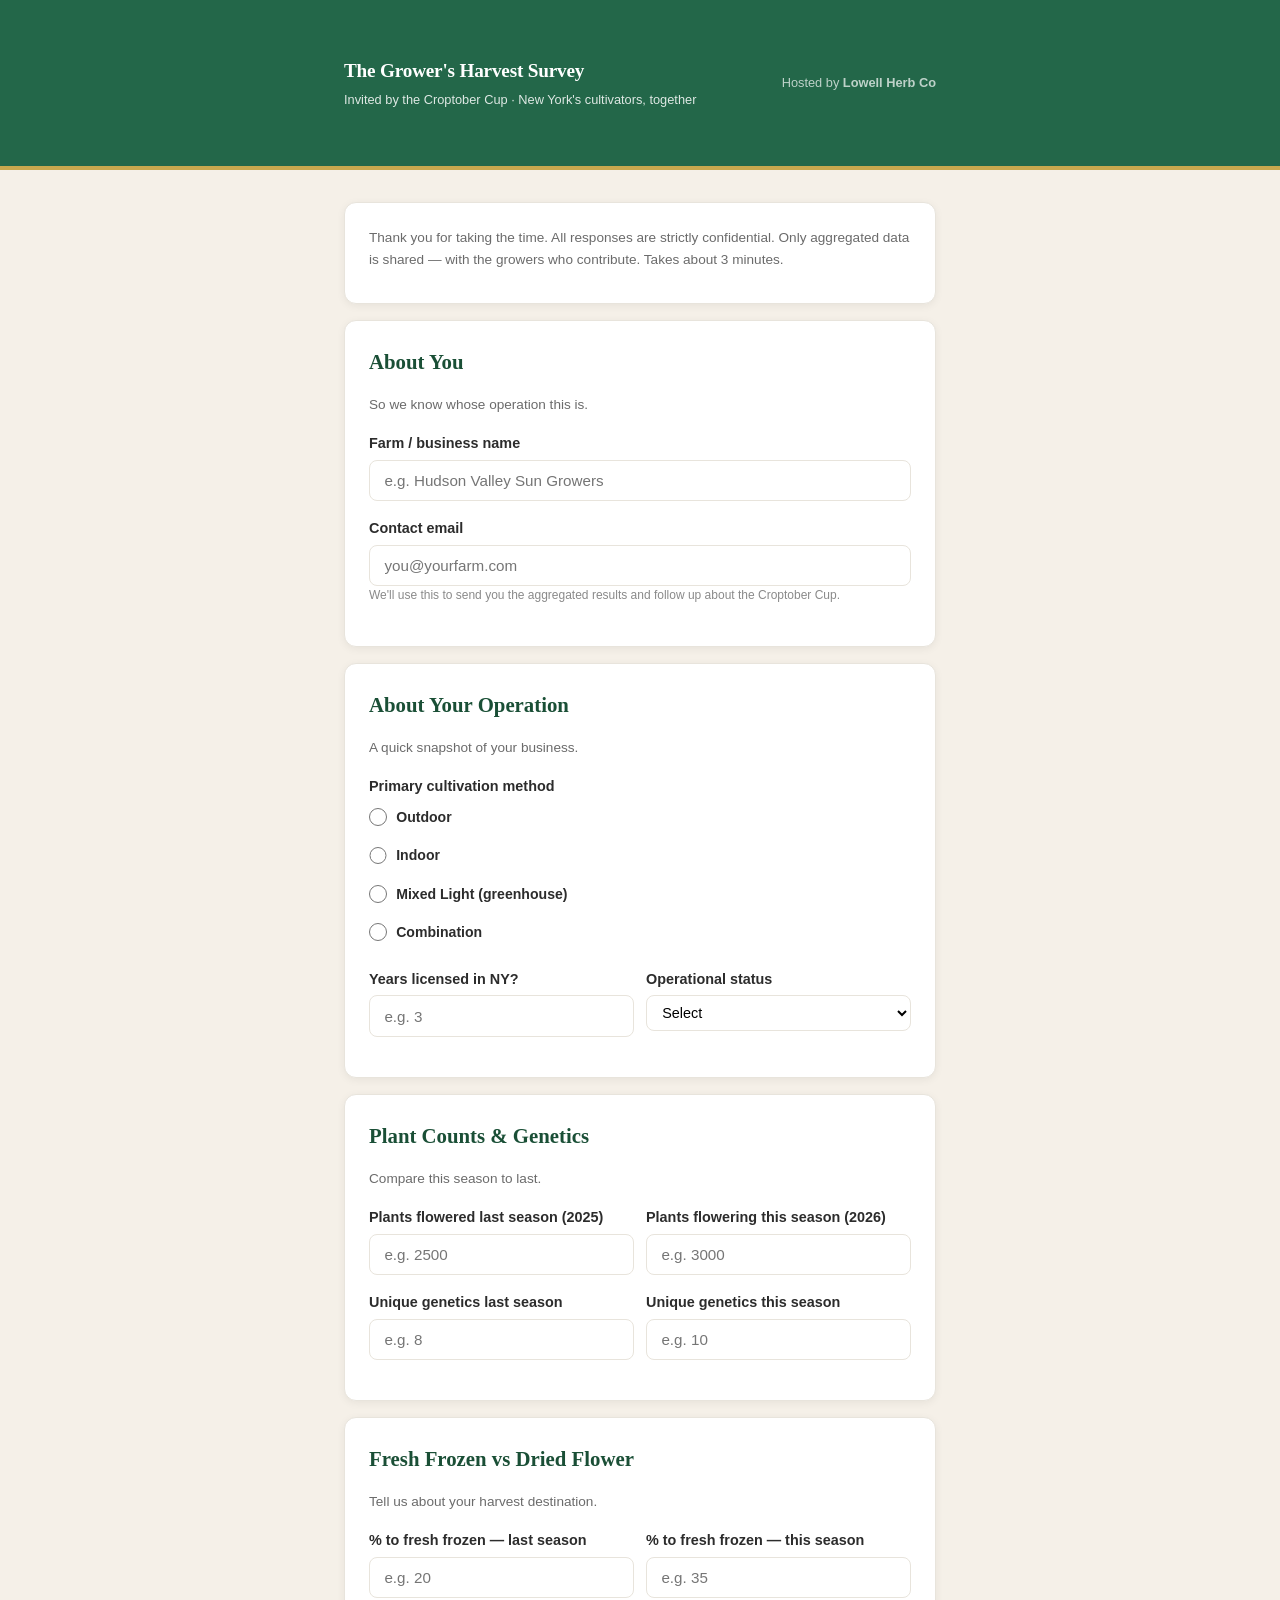
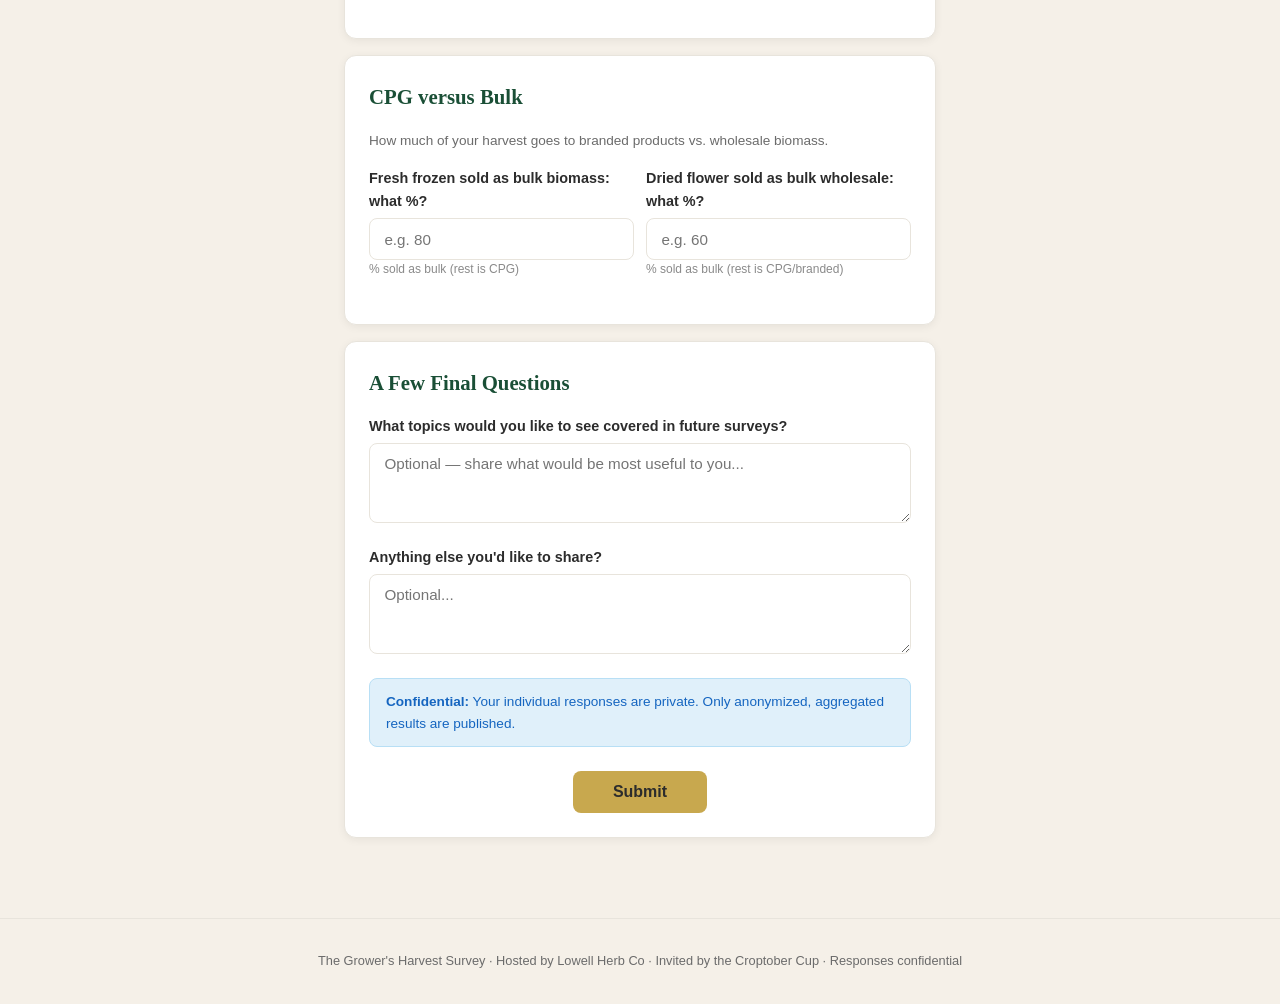
<file: survey.html>
<!DOCTYPE html>
<html lang="en">
<head>
  <meta charset="UTF-8" />
  <meta name="viewport" content="width=device-width, initial-scale=1.0" />
  <title>The Grower's Harvest Survey</title>
  <link rel="stylesheet" href="assets/style.css" />
  <style>
    body { background: #f5f0e8; }
    .container { max-width: 640px; }
    .card { padding: 1.5rem; margin-bottom: 1rem; }
    h2 { font-size: 1.1rem; margin-bottom: 0.3rem; }
    .section-desc { font-size: 0.85rem; color: #6b6b6b; margin-bottom: 1rem; }
    .form-group { margin-bottom: 1rem; }
    .form-group label { font-size: 0.9rem; font-weight: 600; margin-bottom: 0.3rem; }
    .form-group .hint { font-size: 0.8rem; margin-bottom: 0.3rem; }
    input, select { padding: 0.5rem 0.7rem; font-size: 0.9rem; }
    .radio-group { gap: 0.3rem; }
    .radio-group label { font-size: 0.88rem; padding: 0.2rem 0; }
    hr { border: none; border-top: 1px solid #e8e4dc; margin: 1.25rem 0; }
    .btn { padding: 0.6rem 1.5rem; font-size: 0.9rem; }
    .btn-gold { background: #c8a84e; color: #2c2c2c; }
    .btn-gold:hover { background: #e0c878; }
    .alert { font-size: 0.85rem; padding: 0.75rem 1rem; }
    header h1 { font-size: 1.2rem; }
    header .subtitle { font-size: 0.8rem; }
    .compact-select { padding: 0.4rem 0.6rem; }
    .two-col { display: grid; grid-template-columns: 1fr 1fr; gap: 0.75rem; }
    @media (max-width: 500px) { .two-col { grid-template-columns: 1fr; } }
  </style>
</head>
<body>

<header>
  <div class="container">
    <div>
      <h1>The Grower's Harvest Survey</h1>
      <div class="subtitle">Invited by the Croptober Cup &middot; New York's cultivators, together</div>
    </div>
    <div style="font-size:0.8rem; opacity:0.7;">Hosted by <strong>Lowell Herb Co</strong></div>
  </div>
</header>

<main class="container">
  <!-- SURVEY FORM -->
  <div id="survey-body">
    <div class="card">
      <p style="font-size:0.85rem; color:#6b6b6b; margin-bottom:0.5rem;">
        Thank you for taking the time. All responses are strictly confidential. Only aggregated data is shared &mdash; with the growers who contribute. Takes about 3 minutes.
      </p>
    </div>

    <form id="survey-form" onsubmit="return false;">

      <!-- SECTION 0: ABOUT YOU (identity — added so a single BCC email + open form works) -->
      <div class="card">
        <h2>About You</h2>
        <div class="section-desc">So we know whose operation this is.</div>

        <div class="form-group">
          <label>Farm / business name</label>
          <input type="text" name="farm_name" placeholder="e.g. Hudson Valley Sun Growers" style="width:100%;" required />
        </div>

        <div class="form-group">
          <label>Contact email</label>
          <input type="email" name="email" placeholder="you@yourfarm.com" style="width:100%;" required />
          <div class="hint" style="font-size:0.75rem; color:#8a8a8a;">We&#39;ll use this to send you the aggregated results and follow up about the Croptober Cup.</div>
        </div>
      </div>

      <!-- SECTION 1 -->
      <div class="card">
        <h2>About Your Operation</h2>
        <div class="section-desc">A quick snapshot of your business.</div>

        <div class="form-group">
          <label>Primary cultivation method</label>
          <div class="radio-group">
            <label><input type="radio" name="method" value="outdoor" required /> Outdoor</label>
            <label><input type="radio" name="method" value="indoor" /> Indoor</label>
            <label><input type="radio" name="method" value="mixed_light" /> Mixed Light (greenhouse)</label>
            <label><input type="radio" name="method" value="combination" /> Combination</label>
          </div>
        </div>

        <div class="two-col">
          <div class="form-group">
            <label>Years licensed in NY?</label>
            <input type="number" name="years" placeholder="e.g. 3" min="0" step="1" style="width:100%;" required />
          </div>
          <div class="form-group">
            <label>Operational status</label>
            <select name="status" required>
              <option value="">Select</option>
              <option value="active">Active</option>
              <option value="seasonal">Seasonal</option>
              <option value="building">Building out</option>
              <option value="paused">Paused</option>
            </select>
          </div>
        </div>
      </div>

      <!-- SECTION 2 -->
      <div class="card">
        <h2>Plant Counts &amp; Genetics</h2>
        <div class="section-desc">Compare this season to last.</div>

        <div class="two-col">
          <div class="form-group">
            <label>Plants flowered last season (2025)</label>
            <input type="number" name="plants_ly" placeholder="e.g. 2500" min="0" step="1" style="width:100%;" required />
          </div>
          <div class="form-group">
            <label>Plants flowering this season (2026)</label>
            <input type="number" name="plants_ty" placeholder="e.g. 3000" min="0" step="1" style="width:100%;" required />
          </div>
        </div>

        <div class="two-col">
          <div class="form-group">
            <label>Unique genetics last season</label>
            <input type="number" name="genetics_ly" placeholder="e.g. 8" min="0" step="1" style="width:100%;" required />
          </div>
          <div class="form-group">
            <label>Unique genetics this season</label>
            <input type="number" name="genetics_ty" placeholder="e.g. 10" min="0" step="1" style="width:100%;" required />
          </div>
        </div>
      </div>

      <!-- SECTION 3 -->
      <div class="card">
        <h2>Fresh Frozen vs Dried Flower</h2>
        <div class="section-desc">Tell us about your harvest destination.</div>

        <div class="two-col">
          <div class="form-group">
            <label>% to fresh frozen — last season</label>
            <input type="number" name="ff_ly" placeholder="e.g. 20" min="0" max="100" step="1" style="width:100%;" required />
          </div>
          <div class="form-group">
            <label>% to fresh frozen — this season</label>
            <input type="number" name="ff_ty" placeholder="e.g. 35" min="0" max="100" step="1" style="width:100%;" required />
          </div>
        </div>
      </div>

      <!-- SECTION 3b: CPG vs Bulk -->
      <div class="card">
        <h2>CPG versus Bulk</h2>
        <div class="section-desc">How much of your harvest goes to branded products vs. wholesale biomass.</div>

        <div class="two-col">
          <div class="form-group">
            <label>Fresh frozen sold as bulk biomass: what %?</label>
            <input type="number" name="ff_bulk_pct" placeholder="e.g. 80" min="0" max="100" step="1" style="width:100%;" required />
            <div class="hint" style="font-size:0.75rem; color:#8a8a8a;">% sold as bulk (rest is CPG)</div>
          </div>
          <div class="form-group">
            <label>Dried flower sold as bulk wholesale: what %?</label>
            <input type="number" name="flower_bulk_pct" placeholder="e.g. 60" min="0" max="100" step="1" style="width:100%;" required />
            <div class="hint" style="font-size:0.75rem; color:#8a8a8a;">% sold as bulk (rest is CPG/branded)</div>
          </div>
        </div>
      </div>

      <!-- SECTION 5 -->
      <div class="card">
        <h2>A Few Final Questions</h2>

        <div class="form-group">
          <label>What topics would you like to see covered in future surveys?</label>
          <textarea name="future_topics" rows="2" placeholder="Optional — share what would be most useful to you..." style="width:100%;"></textarea>
        </div>

        <div class="form-group">
          <label>Anything else you'd like to share?</label>
          <textarea name="notes" rows="2" placeholder="Optional..." style="width:100%;"></textarea>
        </div>

        <div class="alert alert-info" style="margin-top:0.75rem;">
          <strong>Confidential:</strong> Your individual responses are private. Only anonymized, aggregated results are published.
        </div>

        <div style="text-align:center; margin-top:1.25rem;">
          <button type="button" class="btn btn-gold" onclick="submitSurvey()" style="font-size:1rem; padding:0.75rem 2.5rem;">Submit</button>
        </div>
      </div>

    </form>
  </div>

  <!-- RESULTS / THANK YOU -->
  <div class="card" id="results-screen" style="display:none;">
    <div id="results-content"></div>
  </div>
</main>

<footer>
  <p>The Grower's Harvest Survey &middot; Hosted by Lowell Herb Co &middot; Invited by the Croptober Cup &middot; Responses confidential</p>
</footer>

<script>
const RESPONSES_KEY = 'lowell_survey_responses';

function submitSurvey() {
  const btn = document.querySelector('.btn-gold');
  btn.disabled = true;
  btn.textContent = 'Submitting...';

  const form = document.getElementById('survey-form');
  const data = new FormData(form);
  const response = {};
  for (const [key, value] of data.entries()) {
    response[key] = value;
  }

  // Validate required fields
  const required = form.querySelectorAll('[required]');
  for (const el of required) {
    if ((el.type === 'radio' || el.type === 'checkbox')) {
      const name = el.name;
      if (!form.querySelector(`input[name="${name}"]:checked`)) {
        btn.disabled = false;
        btn.textContent = 'Submit';
        alert('Please answer all required questions before submitting.');
        return;
      }
    } else if (!el.value) {
      btn.disabled = false;
      btn.textContent = 'Submit';
      el.focus();
      alert('Please answer all required questions before submitting.');
      return;
    }
  }

  response._submitted_at = new Date().toISOString();
  response._version = '3.0';

  // Send to server (durable store: GCS-backed collector).
  // If this POST fails, the response is NOT silent-lost: it's kept in
  // localStorage and we surface an error to the respondent.
  fetch('https://survey-collector-wablvffojq-uc.a.run.app/submit', {
    method: 'POST',
    headers: { 'Content-Type': 'application/json' },
    body: JSON.stringify(response)
  }).then(function(r) {
    if (!r.ok) {
      // Durable write failed on the server — tell the respondent, don't hide it.
      throw new Error('Server returned ' + r.status);
    }
    return r.json();
  }).then(function() {
    document.getElementById('survey-body').style.display = 'none';
    document.getElementById('results-screen').style.display = 'block';
    var el = document.getElementById('results-content');
    el.innerHTML = '<div class="alert alert-success"><strong>Thank you! Your response has been recorded. We will send you the aggregated results once responses close.</strong></div>';
    localStorage.removeItem(RESPONSES_KEY);
  }).catch(function(err) {
    console.error('Submit failed:', err);
    // Keep the response locally AND tell the user — never a silent loss.
    saveResponse(response);
    alert('We had trouble reaching our server. Your answers were saved on this device and we will retry. If this persists, please email george@lowellherbco.com.');
  });
}

function saveResponse(response) {
  // local fallback only (used when the server post fails). Never marks success.
  let allResponses = [];
  try {
    const stored = localStorage.getItem(RESPONSES_KEY);
    if (stored) allResponses = JSON.parse(stored);
  } catch(e) {}
  allResponses.push(response);
  localStorage.setItem(RESPONSES_KEY, JSON.stringify(allResponses));
}

function showResults(response) {
  document.getElementById('survey-body').style.display = 'none';
  document.getElementById('results-screen').style.display = 'block';

  const el = document.getElementById('results-content');

  let allResponses = [];
  try {
    const stored = localStorage.getItem(RESPONSES_KEY);
    if (stored) allResponses = JSON.parse(stored);
  } catch(e) {}

  const count = allResponses.length;

  el.innerHTML = `
    <div class="alert alert-success">
      <strong>Thank you, we will send you the results shortly.</strong>
    </div>`;
}
</script>

</body>
</html>
</file>
<file: assets/style.css>
/* ── 2026 Lowell Grower's Survey ── */

:root {
  --green: #236749;
  --green-light: #2d8a5c;
  --green-dark: #1a4f36;
  --gold: #c8a84e;
  --gold-light: #e0c878;
  --cream: #f5f0e8;
  --charcoal: #2c2c2c;
  --gray: #6b6b6b;
  --gray-light: #e8e4dc;
  --white: #ffffff;
  --font-serif: 'Georgia', 'Times New Roman', serif;
  --font-sans: -apple-system, BlinkMacSystemFont, 'Segoe UI', Helvetica, Arial, sans-serif;
}

* { box-sizing: border-box; margin: 0; padding: 0; }

body {
  font-family: var(--font-sans);
  background: var(--cream);
  color: var(--charcoal);
  line-height: 1.6;
  min-height: 100vh;
}

/* ── Layout ── */

.container {
  max-width: 720px;
  margin: 0 auto;
  padding: 2rem 1.5rem;
}

.container-wide {
  max-width: 960px;
}

/* ── Header ── */

header {
  background: var(--green);
  color: var(--white);
  padding: 1.5rem 0;
  border-bottom: 4px solid var(--gold);
}

header .container {
  display: flex;
  align-items: center;
  justify-content: space-between;
  gap: 1rem;
}

header h1 {
  font-family: var(--font-serif);
  font-size: 1.4rem;
  font-weight: 700;
  letter-spacing: -0.01em;
}

header .subtitle {
  font-size: 0.85rem;
  opacity: 0.85;
  margin-top: 0.2rem;
}

/* ── Card ── */

.card {
  background: var(--white);
  border-radius: 12px;
  padding: 2rem;
  margin-bottom: 1.5rem;
  box-shadow: 0 2px 8px rgba(0,0,0,0.06);
  border: 1px solid var(--gray-light);
}

.card h2 {
  font-family: var(--font-serif);
  font-size: 1.3rem;
  color: var(--green-dark);
  margin-bottom: 1rem;
}

.card h3 {
  font-family: var(--font-serif);
  font-size: 1.05rem;
  color: var(--charcoal);
  margin-bottom: 0.75rem;
  margin-top: 1.5rem;
}

.card h3:first-child { margin-top: 0; }

/* ── Form Elements ── */

.form-group {
  margin-bottom: 1.25rem;
}

.form-group label {
  display: block;
  font-weight: 600;
  font-size: 0.9rem;
  margin-bottom: 0.4rem;
  color: var(--charcoal);
}

.form-group .hint {
  font-size: 0.8rem;
  color: var(--gray);
  margin-bottom: 0.4rem;
}

input[type="text"],
input[type="email"],
input[type="number"],
select,
textarea {
  width: 100%;
  padding: 0.7rem 0.9rem;
  border: 1.5px solid var(--gray-light);
  border-radius: 8px;
  font-size: 0.95rem;
  font-family: var(--font-sans);
  background: var(--white);
  transition: border-color 0.2s;
}

input:focus, select:focus, textarea:focus {
  outline: none;
  border-color: var(--green-light);
  box-shadow: 0 0 0 3px rgba(35, 103, 73, 0.12);
}

textarea { resize: vertical; min-height: 80px; }

.radio-group, .checkbox-group {
  display: flex;
  flex-direction: column;
  gap: 0.5rem;
}

.radio-group label, .checkbox-group label {
  display: flex;
  align-items: center;
  gap: 0.6rem;
  font-weight: 400;
  font-size: 0.95rem;
  cursor: pointer;
  padding: 0.4rem 0;
}

.radio-group input[type="radio"],
.checkbox-group input[type="checkbox"] {
  width: 1.1rem;
  height: 1.1rem;
  accent-color: var(--green);
}

/* ── Buttons ── */

.btn {
  display: inline-flex;
  align-items: center;
  gap: 0.5rem;
  padding: 0.75rem 1.75rem;
  border: none;
  border-radius: 8px;
  font-size: 0.95rem;
  font-weight: 600;
  cursor: pointer;
  transition: all 0.2s;
  font-family: var(--font-sans);
}

.btn-primary {
  background: var(--green);
  color: var(--white);
}

.btn-primary:hover {
  background: var(--green-light);
  transform: translateY(-1px);
  box-shadow: 0 4px 12px rgba(35, 103, 73, 0.3);
}

.btn-secondary {
  background: var(--gray-light);
  color: var(--charcoal);
}

.btn-secondary:hover {
  background: #d5d0c6;
}

.btn-gold {
  background: var(--gold);
  color: var(--charcoal);
}

.btn-gold:hover {
  background: var(--gold-light);
  transform: translateY(-1px);
}

.btn:disabled {
  opacity: 0.5;
  cursor: not-allowed;
  transform: none !important;
}

/* ── Progress Bar ── */

.progress-bar {
  height: 6px;
  background: var(--gray-light);
  border-radius: 3px;
  margin-bottom: 2rem;
  overflow: hidden;
}

.progress-fill {
  height: 100%;
  background: var(--green);
  border-radius: 3px;
  transition: width 0.4s ease;
}

.progress-text {
  text-align: center;
  font-size: 0.8rem;
  color: var(--gray);
  margin-bottom: 0.5rem;
}

/* ── Section Navigation ── */

.survey-section {
  display: none;
}

.survey-section.active {
  display: block;
}

.nav-buttons {
  display: flex;
  justify-content: space-between;
  margin-top: 2rem;
  gap: 1rem;
}

/* ── Results Page ── */

.result-card {
  background: var(--cream);
  border-radius: 8px;
  padding: 1.25rem;
  margin-bottom: 1rem;
  border-left: 4px solid var(--green);
}

.result-card h4 {
  font-size: 0.9rem;
  color: var(--gray);
  text-transform: uppercase;
  letter-spacing: 0.05em;
  margin-bottom: 0.3rem;
}

.result-card .value {
  font-size: 1.6rem;
  font-weight: 700;
  color: var(--green-dark);
}

.stat-row {
  display: grid;
  grid-template-columns: repeat(auto-fit, minmax(180px, 1fr));
  gap: 1rem;
  margin-bottom: 1.5rem;
}

.chart-placeholder {
  background: var(--cream);
  border: 1px dashed var(--gray-light);
  border-radius: 8px;
  padding: 2rem;
  text-align: center;
  color: var(--gray);
  font-size: 0.9rem;
}

/* ── Alert ── */

.alert {
  padding: 1rem 1.25rem;
  border-radius: 8px;
  margin-bottom: 1.5rem;
  font-size: 0.9rem;
}

.alert-success {
  background: #e6f4ea;
  color: #1e7e34;
  border: 1px solid #b8e6c8;
}

.alert-error {
  background: #fce8e8;
  color: #c62828;
  border: 1px solid #f5c6c6;
}

.alert-info {
  background: #e0f0fa;
  color: #1565c0;
  border: 1px solid #b8dff5;
}

/* ── Landing Page ── */

.hero {
  text-align: center;
  padding: 3rem 0 2rem;
}

.hero h1 {
  font-family: var(--font-serif);
  font-size: 2.2rem;
  color: var(--green-dark);
  margin-bottom: 0.75rem;
}

.hero p {
  font-size: 1.1rem;
  color: var(--gray);
  max-width: 560px;
  margin: 0 auto;
}

.features {
  display: grid;
  grid-template-columns: repeat(auto-fit, minmax(200px, 1fr));
  gap: 1.5rem;
  margin: 2rem 0;
}

.feature {
  text-align: center;
  padding: 1.5rem;
}

.feature .icon {
  font-size: 2rem;
  margin-bottom: 0.75rem;
}

.feature h3 {
  font-size: 1rem;
  color: var(--green-dark);
  margin-bottom: 0.4rem;
}

.feature p {
  font-size: 0.85rem;
  color: var(--gray);
}

/* ── Footer ── */

footer {
  text-align: center;
  padding: 2rem;
  color: var(--gray);
  font-size: 0.8rem;
  border-top: 1px solid var(--gray-light);
  margin-top: 2rem;
}

/* ── Responsive ── */

@media (max-width: 600px) {
  .container { padding: 1rem; }
  .card { padding: 1.25rem; }
  .hero h1 { font-size: 1.6rem; }
  .nav-buttons { flex-direction: column; }
  .nav-buttons .btn { width: 100%; justify-content: center; }
}

/* ── Token Input on landing ── */

.token-input-area {
  text-align: center;
  padding: 1.5rem 0;
}

.token-input-area input {
  max-width: 400px;
  text-align: center;
  font-family: monospace;
  font-size: 1.1rem;
  letter-spacing: 0.1em;
}
</file>
